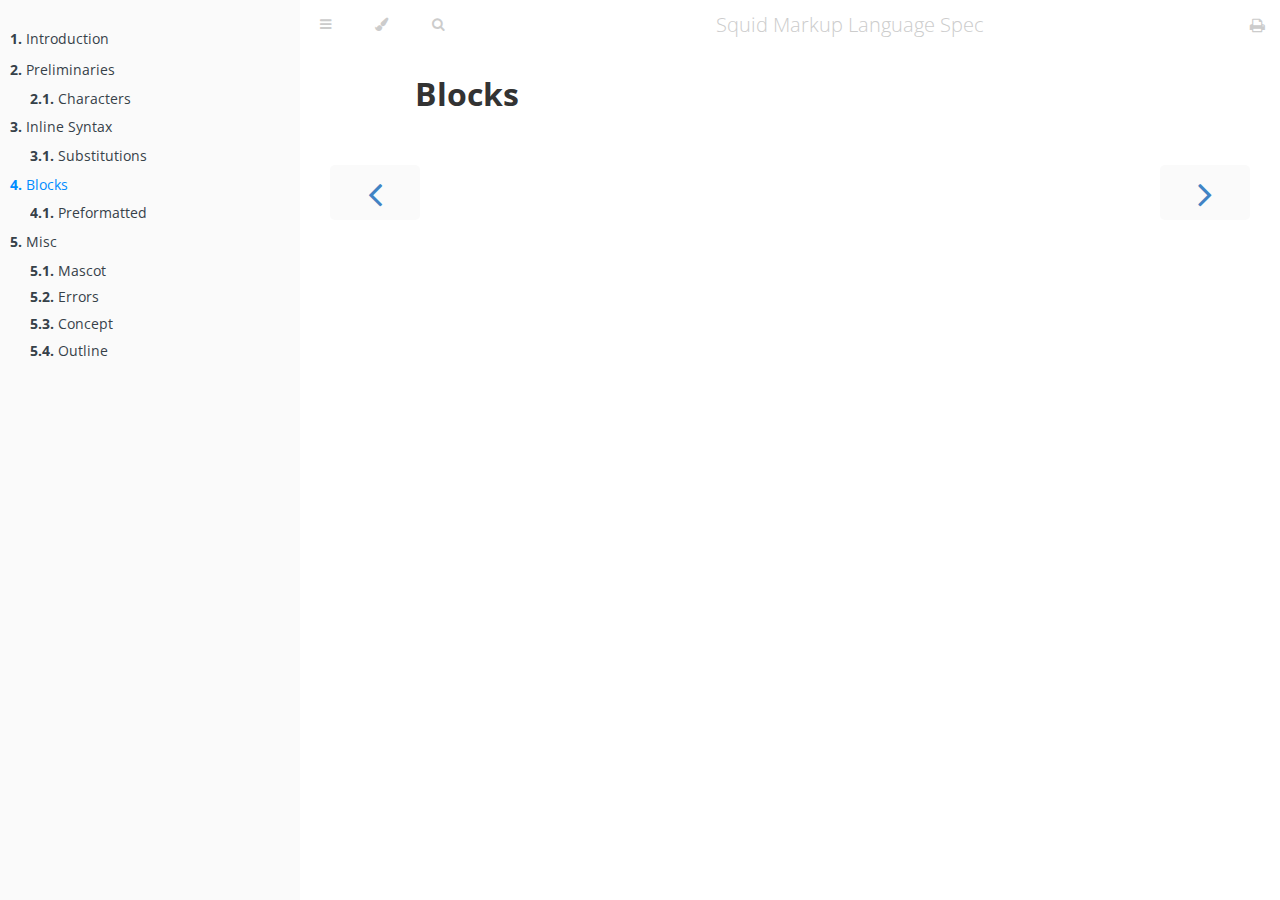
<file: spec/blocks.html>
<!DOCTYPE HTML>
<html lang="en" class="sidebar-visible no-js">
    <head>
        <!-- Book generated using mdBook -->
        <meta charset="UTF-8">
        <title>Blocks - Squid Markup Language Spec</title>
        <meta content="text/html; charset=utf-8" http-equiv="Content-Type">
        <meta name="description" content="">
        <meta name="viewport" content="width=device-width, initial-scale=1">
        <meta name="theme-color" content="#ffffff" />

        <base href="">

        <link rel="stylesheet" href="book.css">
        <link href="https://fonts.googleapis.com/css?family=Open+Sans:300italic,400italic,600italic,700italic,800italic,400,300,600,700,800" rel="stylesheet" type="text/css">
        <link href="https://fonts.googleapis.com/css?family=Source+Code+Pro:500" rel="stylesheet" type="text/css">

        <link rel="shortcut icon" href="favicon.png">

        <!-- Font Awesome -->
        <link rel="stylesheet" href="_FontAwesome/css/font-awesome.css">

        <link rel="stylesheet" href="highlight.css">
        <link rel="stylesheet" href="tomorrow-night.css">
        <link rel="stylesheet" href="ayu-highlight.css">

        <!-- Custom theme stylesheets -->
        

        

    </head>
    <body class="light">
        <!-- Work around some values being stored in localStorage wrapped in quotes -->
        <script type="text/javascript">
            try {
                var theme = localStorage.getItem('mdbook-theme');
                var sidebar = localStorage.getItem('mdbook-sidebar');

                if (theme.startsWith('"') && theme.endsWith('"')) {
                    localStorage.setItem('mdbook-theme', theme.slice(1, theme.length - 1));
                }

                if (sidebar.startsWith('"') && sidebar.endsWith('"')) {
                    localStorage.setItem('mdbook-sidebar', sidebar.slice(1, sidebar.length - 1));
                }
            } catch (e) { }
        </script>

        <!-- Set the theme before any content is loaded, prevents flash -->
        <script type="text/javascript">
            var theme;
            try { theme = localStorage.getItem('mdbook-theme'); } catch(e) { } 
            if (theme === null || theme === undefined) { theme = 'light'; }
            document.body.className = theme;
            document.querySelector('html').className = theme + ' js';
        </script>

        <!-- Hide / unhide sidebar before it is displayed -->
        <script type="text/javascript">
            var html = document.querySelector('html');
            var sidebar = 'hidden';
            if (document.body.clientWidth >= 1080) {
                try { sidebar = localStorage.getItem('mdbook-sidebar'); } catch(e) { }
                sidebar = sidebar || 'visible';
            }
            html.classList.remove('sidebar-visible');
            html.classList.add("sidebar-" + sidebar);
        </script>

        <nav id="sidebar" class="sidebar" aria-label="Table of contents">
            <ol class="chapter"><li><a href="introduction.html"><strong aria-hidden="true">1.</strong> Introduction</a></li><li><a href="preliminaries.html"><strong aria-hidden="true">2.</strong> Preliminaries</a></li><li><ol class="section"><li><a href="preliminaries/characters.html"><strong aria-hidden="true">2.1.</strong> Characters</a></li></ol></li><li><a href="inline.html"><strong aria-hidden="true">3.</strong> Inline Syntax</a></li><li><ol class="section"><li><a href="inline/substitutions.html"><strong aria-hidden="true">3.1.</strong> Substitutions</a></li></ol></li><li><a href="blocks.html" class="active"><strong aria-hidden="true">4.</strong> Blocks</a></li><li><ol class="section"><li><a href="blocks/preformatted.html"><strong aria-hidden="true">4.1.</strong> Preformatted</a></li></ol></li><li><a href="misc.html"><strong aria-hidden="true">5.</strong> Misc</a></li><li><ol class="section"><li><a href="misc/mascot.html"><strong aria-hidden="true">5.1.</strong> Mascot</a></li><li><a href="misc/errors.html"><strong aria-hidden="true">5.2.</strong> Errors</a></li><li><a href="misc/concept.html"><strong aria-hidden="true">5.3.</strong> Concept</a></li><li><a href="misc/outline.html"><strong aria-hidden="true">5.4.</strong> Outline</a></li></ol></li></ol>
        </nav>

        <div id="page-wrapper" class="page-wrapper">

            <div class="page">
                
                <div id="menu-bar" class="menu-bar">
                    <div id="menu-bar-sticky-container">
                        <div class="left-buttons">
                            <button id="sidebar-toggle" class="icon-button" type="button" title="Toggle Table of Contents" aria-label="Toggle Table of Contents" aria-controls="sidebar">
                                <i class="fa fa-bars"></i>
                            </button>
                            <button id="theme-toggle" class="icon-button" type="button" title="Change theme" aria-label="Change theme" aria-haspopup="true" aria-expanded="false" aria-controls="theme-list">
                                <i class="fa fa-paint-brush"></i>
                            </button>
                            <ul id="theme-list" class="theme-popup" aria-label="Themes" role="menu">
                                <li role="none"><button role="menuitem" class="theme" id="light">Light <span class="default">(default)</span></button></li>
                                <li role="none"><button role="menuitem" class="theme" id="rust">Rust</button></li>
                                <li role="none"><button role="menuitem" class="theme" id="coal">Coal</button></li>
                                <li role="none"><button role="menuitem" class="theme" id="navy">Navy</button></li>
                                <li role="none"><button role="menuitem" class="theme" id="ayu">Ayu</button></li>
                            </ul>
                            
                            <button id="search-toggle" class="icon-button" type="button" title="Search. (Shortkey: s)" aria-label="Toggle Searchbar" aria-expanded="false" aria-keyshortcuts="S" aria-controls="searchbar">
                                <i class="fa fa-search"></i>
                            </button>
                            
                        </div>

                        <h1 class="menu-title">Squid Markup Language Spec</h1> 

                        <div class="right-buttons">
                            <a href="print.html" title="Print this book" aria-label="Print this book">
                                <i id="print-button" class="fa fa-print"></i>
                            </a>
                        </div>
                    </div>
                </div>

                
                <div id="search-wrapper" class="hidden">
                    <form id="searchbar-outer" class="searchbar-outer">
                        <input type="search" name="search" id="searchbar" name="searchbar" placeholder="Search this book ..." aria-controls="searchresults-outer" aria-describedby="searchresults-header">
                    </form>
                    <div id="searchresults-outer" class="searchresults-outer hidden">
                        <div id="searchresults-header" class="searchresults-header"></div>
                        <ul id="searchresults">
                        </ul>
                    </div>
                </div>
                

                <!-- Apply ARIA attributes after the sidebar and the sidebar toggle button are added to the DOM -->
                <script type="text/javascript">
                    document.getElementById('sidebar-toggle').setAttribute('aria-expanded', sidebar === 'visible');
                    document.getElementById('sidebar').setAttribute('aria-hidden', sidebar !== 'visible');
                    Array.from(document.querySelectorAll('#sidebar a')).forEach(function(link) {
                        link.setAttribute('tabIndex', sidebar === 'visible' ? 0 : -1);
                    });
                </script>

                <div id="content" class="content">
                    <main>
                        <a class="header" href="blocks.html#blocks" id="blocks"><h1>Blocks</h1></a>

                    </main>

                    <nav class="nav-wrapper" aria-label="Page navigation">
                        <!-- Mobile navigation buttons -->
                        
                            <a rel="prev" href="inline/substitutions.html" class="mobile-nav-chapters previous" title="Previous chapter" aria-label="Previous chapter" aria-keyshortcuts="Left">
                                <i class="fa fa-angle-left"></i>
                            </a>
                        

                        
                            <a rel="next" href="blocks/preformatted.html" class="mobile-nav-chapters next" title="Next chapter" aria-label="Next chapter" aria-keyshortcuts="Right">
                                <i class="fa fa-angle-right"></i>
                            </a>
                        

                        <div style="clear: both"></div>
                    </nav>
                </div>
            </div>

            <nav class="nav-wide-wrapper" aria-label="Page navigation">
                
                    <a href="inline/substitutions.html" class="nav-chapters previous" title="Previous chapter" aria-label="Previous chapter" aria-keyshortcuts="Left">
                        <i class="fa fa-angle-left"></i>
                    </a>
                

                
                    <a href="blocks/preformatted.html" class="nav-chapters next" title="Next chapter" aria-label="Next chapter" aria-keyshortcuts="Right">
                        <i class="fa fa-angle-right"></i>
                    </a>
                
            </nav>

        </div>

        

        

        

        

        
        <script src="searchindex.js" type="text/javascript" charset="utf-8"></script>
        
        
        <script src="elasticlunr.min.js" type="text/javascript" charset="utf-8"></script>
        <script src="mark.min.js" type="text/javascript" charset="utf-8"></script>
        <script src="searcher.js" type="text/javascript" charset="utf-8"></script>
        

        <script src="clipboard.min.js" type="text/javascript" charset="utf-8"></script>
        <script src="highlight.js" type="text/javascript" charset="utf-8"></script>
        <script src="book.js" type="text/javascript" charset="utf-8"></script>

        <!-- Custom JS scripts -->
        

    </body>
</html>
</file>
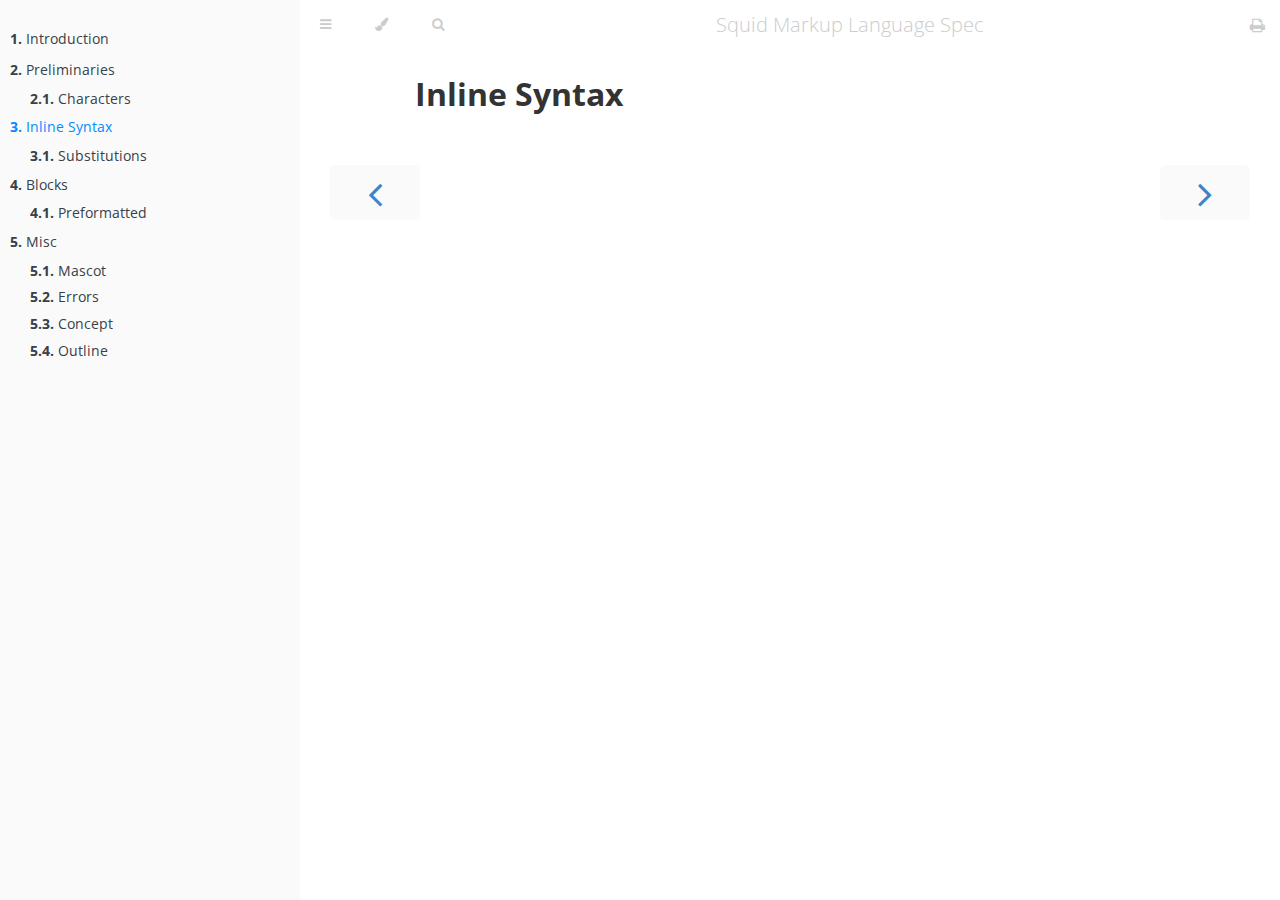
<file: spec/inline.html>
<!DOCTYPE HTML>
<html lang="en" class="sidebar-visible no-js">
    <head>
        <!-- Book generated using mdBook -->
        <meta charset="UTF-8">
        <title>Inline Syntax - Squid Markup Language Spec</title>
        <meta content="text/html; charset=utf-8" http-equiv="Content-Type">
        <meta name="description" content="">
        <meta name="viewport" content="width=device-width, initial-scale=1">
        <meta name="theme-color" content="#ffffff" />

        <base href="">

        <link rel="stylesheet" href="book.css">
        <link href="https://fonts.googleapis.com/css?family=Open+Sans:300italic,400italic,600italic,700italic,800italic,400,300,600,700,800" rel="stylesheet" type="text/css">
        <link href="https://fonts.googleapis.com/css?family=Source+Code+Pro:500" rel="stylesheet" type="text/css">

        <link rel="shortcut icon" href="favicon.png">

        <!-- Font Awesome -->
        <link rel="stylesheet" href="_FontAwesome/css/font-awesome.css">

        <link rel="stylesheet" href="highlight.css">
        <link rel="stylesheet" href="tomorrow-night.css">
        <link rel="stylesheet" href="ayu-highlight.css">

        <!-- Custom theme stylesheets -->
        

        

    </head>
    <body class="light">
        <!-- Work around some values being stored in localStorage wrapped in quotes -->
        <script type="text/javascript">
            try {
                var theme = localStorage.getItem('mdbook-theme');
                var sidebar = localStorage.getItem('mdbook-sidebar');

                if (theme.startsWith('"') && theme.endsWith('"')) {
                    localStorage.setItem('mdbook-theme', theme.slice(1, theme.length - 1));
                }

                if (sidebar.startsWith('"') && sidebar.endsWith('"')) {
                    localStorage.setItem('mdbook-sidebar', sidebar.slice(1, sidebar.length - 1));
                }
            } catch (e) { }
        </script>

        <!-- Set the theme before any content is loaded, prevents flash -->
        <script type="text/javascript">
            var theme;
            try { theme = localStorage.getItem('mdbook-theme'); } catch(e) { } 
            if (theme === null || theme === undefined) { theme = 'light'; }
            document.body.className = theme;
            document.querySelector('html').className = theme + ' js';
        </script>

        <!-- Hide / unhide sidebar before it is displayed -->
        <script type="text/javascript">
            var html = document.querySelector('html');
            var sidebar = 'hidden';
            if (document.body.clientWidth >= 1080) {
                try { sidebar = localStorage.getItem('mdbook-sidebar'); } catch(e) { }
                sidebar = sidebar || 'visible';
            }
            html.classList.remove('sidebar-visible');
            html.classList.add("sidebar-" + sidebar);
        </script>

        <nav id="sidebar" class="sidebar" aria-label="Table of contents">
            <ol class="chapter"><li><a href="introduction.html"><strong aria-hidden="true">1.</strong> Introduction</a></li><li><a href="preliminaries.html"><strong aria-hidden="true">2.</strong> Preliminaries</a></li><li><ol class="section"><li><a href="preliminaries/characters.html"><strong aria-hidden="true">2.1.</strong> Characters</a></li></ol></li><li><a href="inline.html" class="active"><strong aria-hidden="true">3.</strong> Inline Syntax</a></li><li><ol class="section"><li><a href="inline/substitutions.html"><strong aria-hidden="true">3.1.</strong> Substitutions</a></li></ol></li><li><a href="blocks.html"><strong aria-hidden="true">4.</strong> Blocks</a></li><li><ol class="section"><li><a href="blocks/preformatted.html"><strong aria-hidden="true">4.1.</strong> Preformatted</a></li></ol></li><li><a href="misc.html"><strong aria-hidden="true">5.</strong> Misc</a></li><li><ol class="section"><li><a href="misc/mascot.html"><strong aria-hidden="true">5.1.</strong> Mascot</a></li><li><a href="misc/errors.html"><strong aria-hidden="true">5.2.</strong> Errors</a></li><li><a href="misc/concept.html"><strong aria-hidden="true">5.3.</strong> Concept</a></li><li><a href="misc/outline.html"><strong aria-hidden="true">5.4.</strong> Outline</a></li></ol></li></ol>
        </nav>

        <div id="page-wrapper" class="page-wrapper">

            <div class="page">
                
                <div id="menu-bar" class="menu-bar">
                    <div id="menu-bar-sticky-container">
                        <div class="left-buttons">
                            <button id="sidebar-toggle" class="icon-button" type="button" title="Toggle Table of Contents" aria-label="Toggle Table of Contents" aria-controls="sidebar">
                                <i class="fa fa-bars"></i>
                            </button>
                            <button id="theme-toggle" class="icon-button" type="button" title="Change theme" aria-label="Change theme" aria-haspopup="true" aria-expanded="false" aria-controls="theme-list">
                                <i class="fa fa-paint-brush"></i>
                            </button>
                            <ul id="theme-list" class="theme-popup" aria-label="Themes" role="menu">
                                <li role="none"><button role="menuitem" class="theme" id="light">Light <span class="default">(default)</span></button></li>
                                <li role="none"><button role="menuitem" class="theme" id="rust">Rust</button></li>
                                <li role="none"><button role="menuitem" class="theme" id="coal">Coal</button></li>
                                <li role="none"><button role="menuitem" class="theme" id="navy">Navy</button></li>
                                <li role="none"><button role="menuitem" class="theme" id="ayu">Ayu</button></li>
                            </ul>
                            
                            <button id="search-toggle" class="icon-button" type="button" title="Search. (Shortkey: s)" aria-label="Toggle Searchbar" aria-expanded="false" aria-keyshortcuts="S" aria-controls="searchbar">
                                <i class="fa fa-search"></i>
                            </button>
                            
                        </div>

                        <h1 class="menu-title">Squid Markup Language Spec</h1> 

                        <div class="right-buttons">
                            <a href="print.html" title="Print this book" aria-label="Print this book">
                                <i id="print-button" class="fa fa-print"></i>
                            </a>
                        </div>
                    </div>
                </div>

                
                <div id="search-wrapper" class="hidden">
                    <form id="searchbar-outer" class="searchbar-outer">
                        <input type="search" name="search" id="searchbar" name="searchbar" placeholder="Search this book ..." aria-controls="searchresults-outer" aria-describedby="searchresults-header">
                    </form>
                    <div id="searchresults-outer" class="searchresults-outer hidden">
                        <div id="searchresults-header" class="searchresults-header"></div>
                        <ul id="searchresults">
                        </ul>
                    </div>
                </div>
                

                <!-- Apply ARIA attributes after the sidebar and the sidebar toggle button are added to the DOM -->
                <script type="text/javascript">
                    document.getElementById('sidebar-toggle').setAttribute('aria-expanded', sidebar === 'visible');
                    document.getElementById('sidebar').setAttribute('aria-hidden', sidebar !== 'visible');
                    Array.from(document.querySelectorAll('#sidebar a')).forEach(function(link) {
                        link.setAttribute('tabIndex', sidebar === 'visible' ? 0 : -1);
                    });
                </script>

                <div id="content" class="content">
                    <main>
                        <a class="header" href="inline.html#inline-syntax" id="inline-syntax"><h1>Inline Syntax</h1></a>

                    </main>

                    <nav class="nav-wrapper" aria-label="Page navigation">
                        <!-- Mobile navigation buttons -->
                        
                            <a rel="prev" href="preliminaries/characters.html" class="mobile-nav-chapters previous" title="Previous chapter" aria-label="Previous chapter" aria-keyshortcuts="Left">
                                <i class="fa fa-angle-left"></i>
                            </a>
                        

                        
                            <a rel="next" href="inline/substitutions.html" class="mobile-nav-chapters next" title="Next chapter" aria-label="Next chapter" aria-keyshortcuts="Right">
                                <i class="fa fa-angle-right"></i>
                            </a>
                        

                        <div style="clear: both"></div>
                    </nav>
                </div>
            </div>

            <nav class="nav-wide-wrapper" aria-label="Page navigation">
                
                    <a href="preliminaries/characters.html" class="nav-chapters previous" title="Previous chapter" aria-label="Previous chapter" aria-keyshortcuts="Left">
                        <i class="fa fa-angle-left"></i>
                    </a>
                

                
                    <a href="inline/substitutions.html" class="nav-chapters next" title="Next chapter" aria-label="Next chapter" aria-keyshortcuts="Right">
                        <i class="fa fa-angle-right"></i>
                    </a>
                
            </nav>

        </div>

        

        

        

        

        
        <script src="searchindex.js" type="text/javascript" charset="utf-8"></script>
        
        
        <script src="elasticlunr.min.js" type="text/javascript" charset="utf-8"></script>
        <script src="mark.min.js" type="text/javascript" charset="utf-8"></script>
        <script src="searcher.js" type="text/javascript" charset="utf-8"></script>
        

        <script src="clipboard.min.js" type="text/javascript" charset="utf-8"></script>
        <script src="highlight.js" type="text/javascript" charset="utf-8"></script>
        <script src="book.js" type="text/javascript" charset="utf-8"></script>

        <!-- Custom JS scripts -->
        

    </body>
</html>
</file>
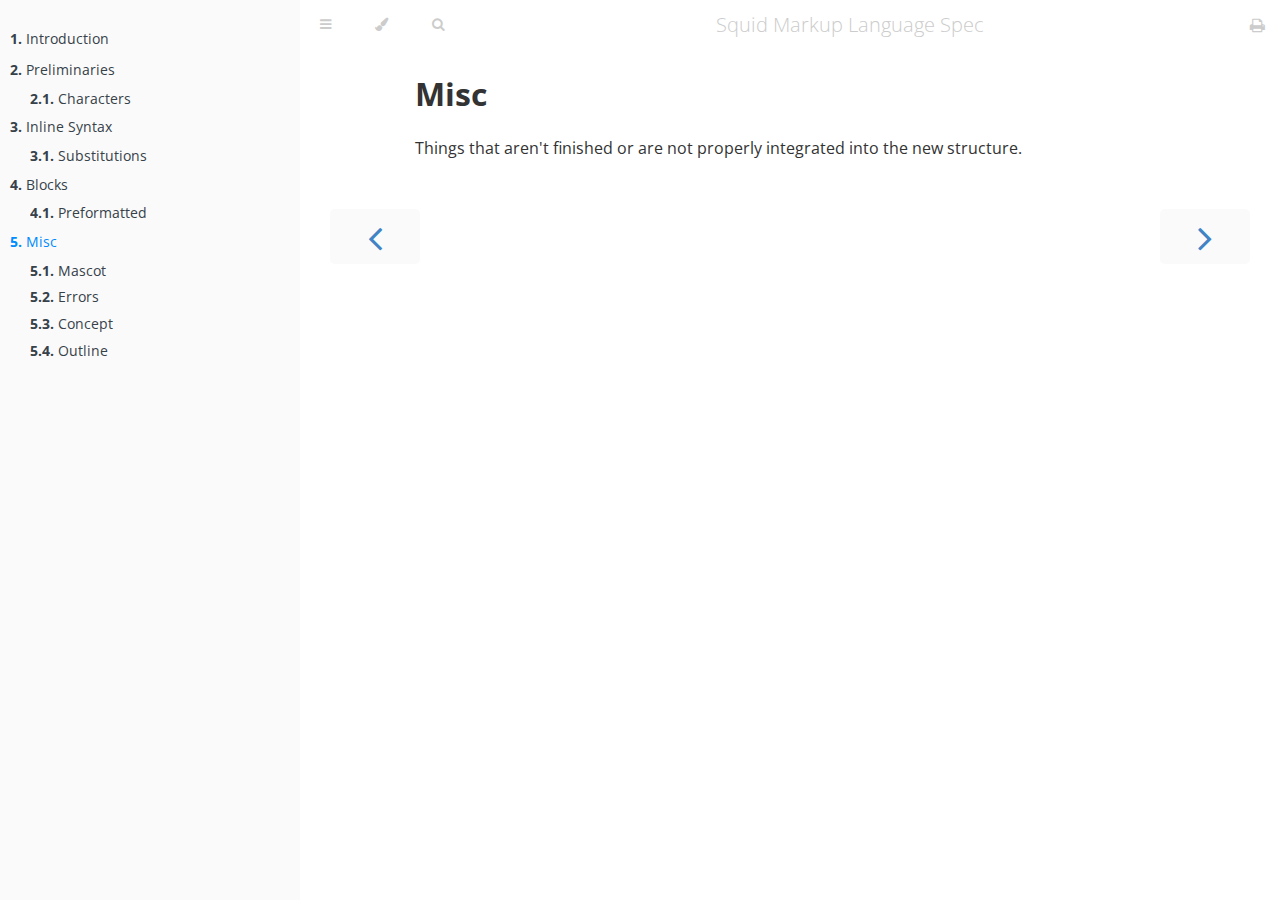
<file: spec/misc.html>
<!DOCTYPE HTML>
<html lang="en" class="sidebar-visible no-js">
    <head>
        <!-- Book generated using mdBook -->
        <meta charset="UTF-8">
        <title>Misc - Squid Markup Language Spec</title>
        <meta content="text/html; charset=utf-8" http-equiv="Content-Type">
        <meta name="description" content="">
        <meta name="viewport" content="width=device-width, initial-scale=1">
        <meta name="theme-color" content="#ffffff" />

        <base href="">

        <link rel="stylesheet" href="book.css">
        <link href="https://fonts.googleapis.com/css?family=Open+Sans:300italic,400italic,600italic,700italic,800italic,400,300,600,700,800" rel="stylesheet" type="text/css">
        <link href="https://fonts.googleapis.com/css?family=Source+Code+Pro:500" rel="stylesheet" type="text/css">

        <link rel="shortcut icon" href="favicon.png">

        <!-- Font Awesome -->
        <link rel="stylesheet" href="_FontAwesome/css/font-awesome.css">

        <link rel="stylesheet" href="highlight.css">
        <link rel="stylesheet" href="tomorrow-night.css">
        <link rel="stylesheet" href="ayu-highlight.css">

        <!-- Custom theme stylesheets -->
        

        

    </head>
    <body class="light">
        <!-- Work around some values being stored in localStorage wrapped in quotes -->
        <script type="text/javascript">
            try {
                var theme = localStorage.getItem('mdbook-theme');
                var sidebar = localStorage.getItem('mdbook-sidebar');

                if (theme.startsWith('"') && theme.endsWith('"')) {
                    localStorage.setItem('mdbook-theme', theme.slice(1, theme.length - 1));
                }

                if (sidebar.startsWith('"') && sidebar.endsWith('"')) {
                    localStorage.setItem('mdbook-sidebar', sidebar.slice(1, sidebar.length - 1));
                }
            } catch (e) { }
        </script>

        <!-- Set the theme before any content is loaded, prevents flash -->
        <script type="text/javascript">
            var theme;
            try { theme = localStorage.getItem('mdbook-theme'); } catch(e) { } 
            if (theme === null || theme === undefined) { theme = 'light'; }
            document.body.className = theme;
            document.querySelector('html').className = theme + ' js';
        </script>

        <!-- Hide / unhide sidebar before it is displayed -->
        <script type="text/javascript">
            var html = document.querySelector('html');
            var sidebar = 'hidden';
            if (document.body.clientWidth >= 1080) {
                try { sidebar = localStorage.getItem('mdbook-sidebar'); } catch(e) { }
                sidebar = sidebar || 'visible';
            }
            html.classList.remove('sidebar-visible');
            html.classList.add("sidebar-" + sidebar);
        </script>

        <nav id="sidebar" class="sidebar" aria-label="Table of contents">
            <ol class="chapter"><li><a href="introduction.html"><strong aria-hidden="true">1.</strong> Introduction</a></li><li><a href="preliminaries.html"><strong aria-hidden="true">2.</strong> Preliminaries</a></li><li><ol class="section"><li><a href="preliminaries/characters.html"><strong aria-hidden="true">2.1.</strong> Characters</a></li></ol></li><li><a href="inline.html"><strong aria-hidden="true">3.</strong> Inline Syntax</a></li><li><ol class="section"><li><a href="inline/substitutions.html"><strong aria-hidden="true">3.1.</strong> Substitutions</a></li></ol></li><li><a href="blocks.html"><strong aria-hidden="true">4.</strong> Blocks</a></li><li><ol class="section"><li><a href="blocks/preformatted.html"><strong aria-hidden="true">4.1.</strong> Preformatted</a></li></ol></li><li><a href="misc.html" class="active"><strong aria-hidden="true">5.</strong> Misc</a></li><li><ol class="section"><li><a href="misc/mascot.html"><strong aria-hidden="true">5.1.</strong> Mascot</a></li><li><a href="misc/errors.html"><strong aria-hidden="true">5.2.</strong> Errors</a></li><li><a href="misc/concept.html"><strong aria-hidden="true">5.3.</strong> Concept</a></li><li><a href="misc/outline.html"><strong aria-hidden="true">5.4.</strong> Outline</a></li></ol></li></ol>
        </nav>

        <div id="page-wrapper" class="page-wrapper">

            <div class="page">
                
                <div id="menu-bar" class="menu-bar">
                    <div id="menu-bar-sticky-container">
                        <div class="left-buttons">
                            <button id="sidebar-toggle" class="icon-button" type="button" title="Toggle Table of Contents" aria-label="Toggle Table of Contents" aria-controls="sidebar">
                                <i class="fa fa-bars"></i>
                            </button>
                            <button id="theme-toggle" class="icon-button" type="button" title="Change theme" aria-label="Change theme" aria-haspopup="true" aria-expanded="false" aria-controls="theme-list">
                                <i class="fa fa-paint-brush"></i>
                            </button>
                            <ul id="theme-list" class="theme-popup" aria-label="Themes" role="menu">
                                <li role="none"><button role="menuitem" class="theme" id="light">Light <span class="default">(default)</span></button></li>
                                <li role="none"><button role="menuitem" class="theme" id="rust">Rust</button></li>
                                <li role="none"><button role="menuitem" class="theme" id="coal">Coal</button></li>
                                <li role="none"><button role="menuitem" class="theme" id="navy">Navy</button></li>
                                <li role="none"><button role="menuitem" class="theme" id="ayu">Ayu</button></li>
                            </ul>
                            
                            <button id="search-toggle" class="icon-button" type="button" title="Search. (Shortkey: s)" aria-label="Toggle Searchbar" aria-expanded="false" aria-keyshortcuts="S" aria-controls="searchbar">
                                <i class="fa fa-search"></i>
                            </button>
                            
                        </div>

                        <h1 class="menu-title">Squid Markup Language Spec</h1> 

                        <div class="right-buttons">
                            <a href="print.html" title="Print this book" aria-label="Print this book">
                                <i id="print-button" class="fa fa-print"></i>
                            </a>
                        </div>
                    </div>
                </div>

                
                <div id="search-wrapper" class="hidden">
                    <form id="searchbar-outer" class="searchbar-outer">
                        <input type="search" name="search" id="searchbar" name="searchbar" placeholder="Search this book ..." aria-controls="searchresults-outer" aria-describedby="searchresults-header">
                    </form>
                    <div id="searchresults-outer" class="searchresults-outer hidden">
                        <div id="searchresults-header" class="searchresults-header"></div>
                        <ul id="searchresults">
                        </ul>
                    </div>
                </div>
                

                <!-- Apply ARIA attributes after the sidebar and the sidebar toggle button are added to the DOM -->
                <script type="text/javascript">
                    document.getElementById('sidebar-toggle').setAttribute('aria-expanded', sidebar === 'visible');
                    document.getElementById('sidebar').setAttribute('aria-hidden', sidebar !== 'visible');
                    Array.from(document.querySelectorAll('#sidebar a')).forEach(function(link) {
                        link.setAttribute('tabIndex', sidebar === 'visible' ? 0 : -1);
                    });
                </script>

                <div id="content" class="content">
                    <main>
                        <a class="header" href="misc.html#misc" id="misc"><h1>Misc</h1></a>
<p>Things that aren't finished or are not properly integrated into the new structure.</p>

                    </main>

                    <nav class="nav-wrapper" aria-label="Page navigation">
                        <!-- Mobile navigation buttons -->
                        
                            <a rel="prev" href="blocks/preformatted.html" class="mobile-nav-chapters previous" title="Previous chapter" aria-label="Previous chapter" aria-keyshortcuts="Left">
                                <i class="fa fa-angle-left"></i>
                            </a>
                        

                        
                            <a rel="next" href="misc/mascot.html" class="mobile-nav-chapters next" title="Next chapter" aria-label="Next chapter" aria-keyshortcuts="Right">
                                <i class="fa fa-angle-right"></i>
                            </a>
                        

                        <div style="clear: both"></div>
                    </nav>
                </div>
            </div>

            <nav class="nav-wide-wrapper" aria-label="Page navigation">
                
                    <a href="blocks/preformatted.html" class="nav-chapters previous" title="Previous chapter" aria-label="Previous chapter" aria-keyshortcuts="Left">
                        <i class="fa fa-angle-left"></i>
                    </a>
                

                
                    <a href="misc/mascot.html" class="nav-chapters next" title="Next chapter" aria-label="Next chapter" aria-keyshortcuts="Right">
                        <i class="fa fa-angle-right"></i>
                    </a>
                
            </nav>

        </div>

        

        

        

        

        
        <script src="searchindex.js" type="text/javascript" charset="utf-8"></script>
        
        
        <script src="elasticlunr.min.js" type="text/javascript" charset="utf-8"></script>
        <script src="mark.min.js" type="text/javascript" charset="utf-8"></script>
        <script src="searcher.js" type="text/javascript" charset="utf-8"></script>
        

        <script src="clipboard.min.js" type="text/javascript" charset="utf-8"></script>
        <script src="highlight.js" type="text/javascript" charset="utf-8"></script>
        <script src="book.js" type="text/javascript" charset="utf-8"></script>

        <!-- Custom JS scripts -->
        

    </body>
</html>
</file>
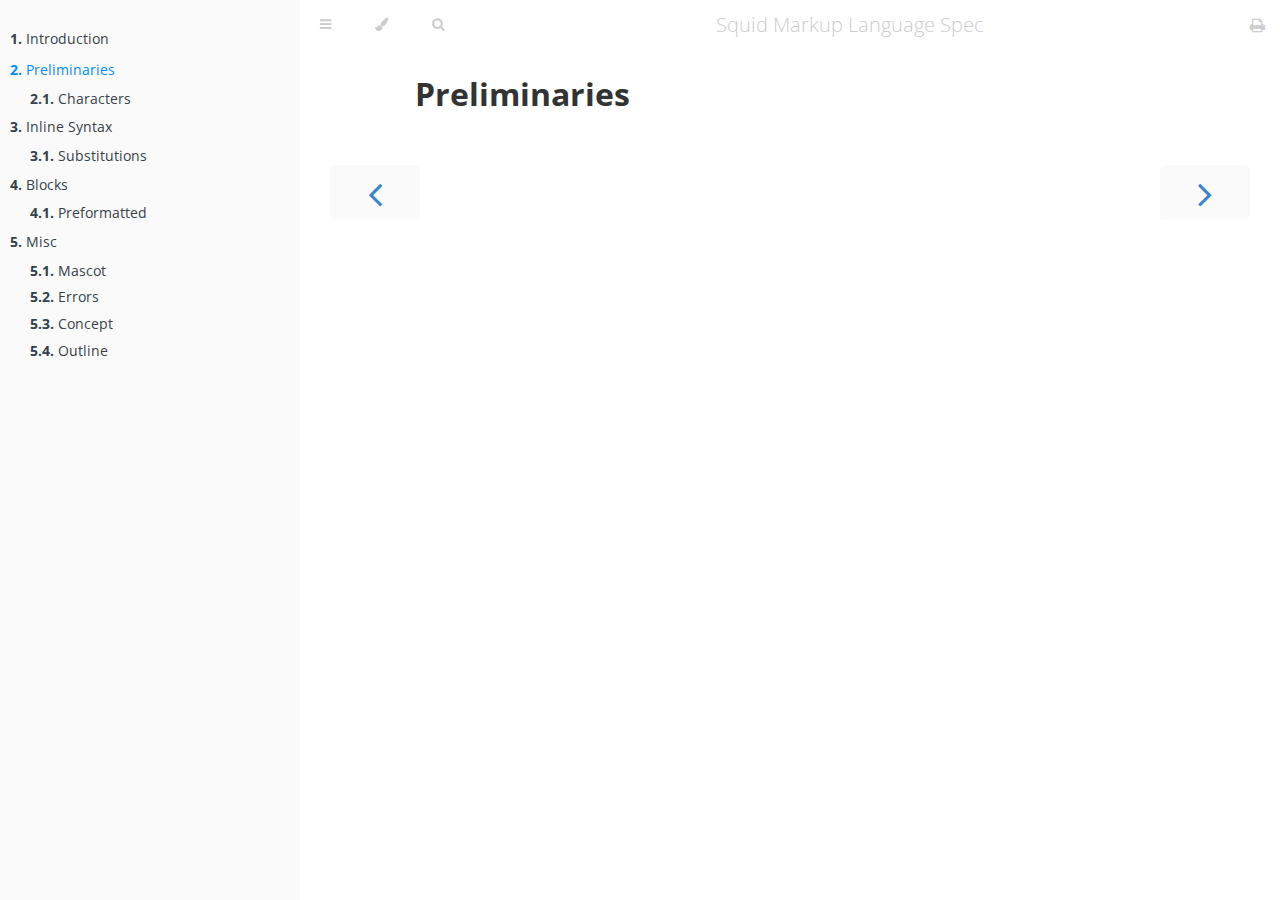
<file: spec/preliminaries.html>
<!DOCTYPE HTML>
<html lang="en" class="sidebar-visible no-js">
    <head>
        <!-- Book generated using mdBook -->
        <meta charset="UTF-8">
        <title>Preliminaries - Squid Markup Language Spec</title>
        <meta content="text/html; charset=utf-8" http-equiv="Content-Type">
        <meta name="description" content="">
        <meta name="viewport" content="width=device-width, initial-scale=1">
        <meta name="theme-color" content="#ffffff" />

        <base href="">

        <link rel="stylesheet" href="book.css">
        <link href="https://fonts.googleapis.com/css?family=Open+Sans:300italic,400italic,600italic,700italic,800italic,400,300,600,700,800" rel="stylesheet" type="text/css">
        <link href="https://fonts.googleapis.com/css?family=Source+Code+Pro:500" rel="stylesheet" type="text/css">

        <link rel="shortcut icon" href="favicon.png">

        <!-- Font Awesome -->
        <link rel="stylesheet" href="_FontAwesome/css/font-awesome.css">

        <link rel="stylesheet" href="highlight.css">
        <link rel="stylesheet" href="tomorrow-night.css">
        <link rel="stylesheet" href="ayu-highlight.css">

        <!-- Custom theme stylesheets -->
        

        

    </head>
    <body class="light">
        <!-- Work around some values being stored in localStorage wrapped in quotes -->
        <script type="text/javascript">
            try {
                var theme = localStorage.getItem('mdbook-theme');
                var sidebar = localStorage.getItem('mdbook-sidebar');

                if (theme.startsWith('"') && theme.endsWith('"')) {
                    localStorage.setItem('mdbook-theme', theme.slice(1, theme.length - 1));
                }

                if (sidebar.startsWith('"') && sidebar.endsWith('"')) {
                    localStorage.setItem('mdbook-sidebar', sidebar.slice(1, sidebar.length - 1));
                }
            } catch (e) { }
        </script>

        <!-- Set the theme before any content is loaded, prevents flash -->
        <script type="text/javascript">
            var theme;
            try { theme = localStorage.getItem('mdbook-theme'); } catch(e) { } 
            if (theme === null || theme === undefined) { theme = 'light'; }
            document.body.className = theme;
            document.querySelector('html').className = theme + ' js';
        </script>

        <!-- Hide / unhide sidebar before it is displayed -->
        <script type="text/javascript">
            var html = document.querySelector('html');
            var sidebar = 'hidden';
            if (document.body.clientWidth >= 1080) {
                try { sidebar = localStorage.getItem('mdbook-sidebar'); } catch(e) { }
                sidebar = sidebar || 'visible';
            }
            html.classList.remove('sidebar-visible');
            html.classList.add("sidebar-" + sidebar);
        </script>

        <nav id="sidebar" class="sidebar" aria-label="Table of contents">
            <ol class="chapter"><li><a href="introduction.html"><strong aria-hidden="true">1.</strong> Introduction</a></li><li><a href="preliminaries.html" class="active"><strong aria-hidden="true">2.</strong> Preliminaries</a></li><li><ol class="section"><li><a href="preliminaries/characters.html"><strong aria-hidden="true">2.1.</strong> Characters</a></li></ol></li><li><a href="inline.html"><strong aria-hidden="true">3.</strong> Inline Syntax</a></li><li><ol class="section"><li><a href="inline/substitutions.html"><strong aria-hidden="true">3.1.</strong> Substitutions</a></li></ol></li><li><a href="blocks.html"><strong aria-hidden="true">4.</strong> Blocks</a></li><li><ol class="section"><li><a href="blocks/preformatted.html"><strong aria-hidden="true">4.1.</strong> Preformatted</a></li></ol></li><li><a href="misc.html"><strong aria-hidden="true">5.</strong> Misc</a></li><li><ol class="section"><li><a href="misc/mascot.html"><strong aria-hidden="true">5.1.</strong> Mascot</a></li><li><a href="misc/errors.html"><strong aria-hidden="true">5.2.</strong> Errors</a></li><li><a href="misc/concept.html"><strong aria-hidden="true">5.3.</strong> Concept</a></li><li><a href="misc/outline.html"><strong aria-hidden="true">5.4.</strong> Outline</a></li></ol></li></ol>
        </nav>

        <div id="page-wrapper" class="page-wrapper">

            <div class="page">
                
                <div id="menu-bar" class="menu-bar">
                    <div id="menu-bar-sticky-container">
                        <div class="left-buttons">
                            <button id="sidebar-toggle" class="icon-button" type="button" title="Toggle Table of Contents" aria-label="Toggle Table of Contents" aria-controls="sidebar">
                                <i class="fa fa-bars"></i>
                            </button>
                            <button id="theme-toggle" class="icon-button" type="button" title="Change theme" aria-label="Change theme" aria-haspopup="true" aria-expanded="false" aria-controls="theme-list">
                                <i class="fa fa-paint-brush"></i>
                            </button>
                            <ul id="theme-list" class="theme-popup" aria-label="Themes" role="menu">
                                <li role="none"><button role="menuitem" class="theme" id="light">Light <span class="default">(default)</span></button></li>
                                <li role="none"><button role="menuitem" class="theme" id="rust">Rust</button></li>
                                <li role="none"><button role="menuitem" class="theme" id="coal">Coal</button></li>
                                <li role="none"><button role="menuitem" class="theme" id="navy">Navy</button></li>
                                <li role="none"><button role="menuitem" class="theme" id="ayu">Ayu</button></li>
                            </ul>
                            
                            <button id="search-toggle" class="icon-button" type="button" title="Search. (Shortkey: s)" aria-label="Toggle Searchbar" aria-expanded="false" aria-keyshortcuts="S" aria-controls="searchbar">
                                <i class="fa fa-search"></i>
                            </button>
                            
                        </div>

                        <h1 class="menu-title">Squid Markup Language Spec</h1> 

                        <div class="right-buttons">
                            <a href="print.html" title="Print this book" aria-label="Print this book">
                                <i id="print-button" class="fa fa-print"></i>
                            </a>
                        </div>
                    </div>
                </div>

                
                <div id="search-wrapper" class="hidden">
                    <form id="searchbar-outer" class="searchbar-outer">
                        <input type="search" name="search" id="searchbar" name="searchbar" placeholder="Search this book ..." aria-controls="searchresults-outer" aria-describedby="searchresults-header">
                    </form>
                    <div id="searchresults-outer" class="searchresults-outer hidden">
                        <div id="searchresults-header" class="searchresults-header"></div>
                        <ul id="searchresults">
                        </ul>
                    </div>
                </div>
                

                <!-- Apply ARIA attributes after the sidebar and the sidebar toggle button are added to the DOM -->
                <script type="text/javascript">
                    document.getElementById('sidebar-toggle').setAttribute('aria-expanded', sidebar === 'visible');
                    document.getElementById('sidebar').setAttribute('aria-hidden', sidebar !== 'visible');
                    Array.from(document.querySelectorAll('#sidebar a')).forEach(function(link) {
                        link.setAttribute('tabIndex', sidebar === 'visible' ? 0 : -1);
                    });
                </script>

                <div id="content" class="content">
                    <main>
                        <a class="header" href="preliminaries.html#preliminaries" id="preliminaries"><h1>Preliminaries</h1></a>

                    </main>

                    <nav class="nav-wrapper" aria-label="Page navigation">
                        <!-- Mobile navigation buttons -->
                        
                            <a rel="prev" href="introduction.html" class="mobile-nav-chapters previous" title="Previous chapter" aria-label="Previous chapter" aria-keyshortcuts="Left">
                                <i class="fa fa-angle-left"></i>
                            </a>
                        

                        
                            <a rel="next" href="preliminaries/characters.html" class="mobile-nav-chapters next" title="Next chapter" aria-label="Next chapter" aria-keyshortcuts="Right">
                                <i class="fa fa-angle-right"></i>
                            </a>
                        

                        <div style="clear: both"></div>
                    </nav>
                </div>
            </div>

            <nav class="nav-wide-wrapper" aria-label="Page navigation">
                
                    <a href="introduction.html" class="nav-chapters previous" title="Previous chapter" aria-label="Previous chapter" aria-keyshortcuts="Left">
                        <i class="fa fa-angle-left"></i>
                    </a>
                

                
                    <a href="preliminaries/characters.html" class="nav-chapters next" title="Next chapter" aria-label="Next chapter" aria-keyshortcuts="Right">
                        <i class="fa fa-angle-right"></i>
                    </a>
                
            </nav>

        </div>

        

        

        

        

        
        <script src="searchindex.js" type="text/javascript" charset="utf-8"></script>
        
        
        <script src="elasticlunr.min.js" type="text/javascript" charset="utf-8"></script>
        <script src="mark.min.js" type="text/javascript" charset="utf-8"></script>
        <script src="searcher.js" type="text/javascript" charset="utf-8"></script>
        

        <script src="clipboard.min.js" type="text/javascript" charset="utf-8"></script>
        <script src="highlight.js" type="text/javascript" charset="utf-8"></script>
        <script src="book.js" type="text/javascript" charset="utf-8"></script>

        <!-- Custom JS scripts -->
        

    </body>
</html>
</file>
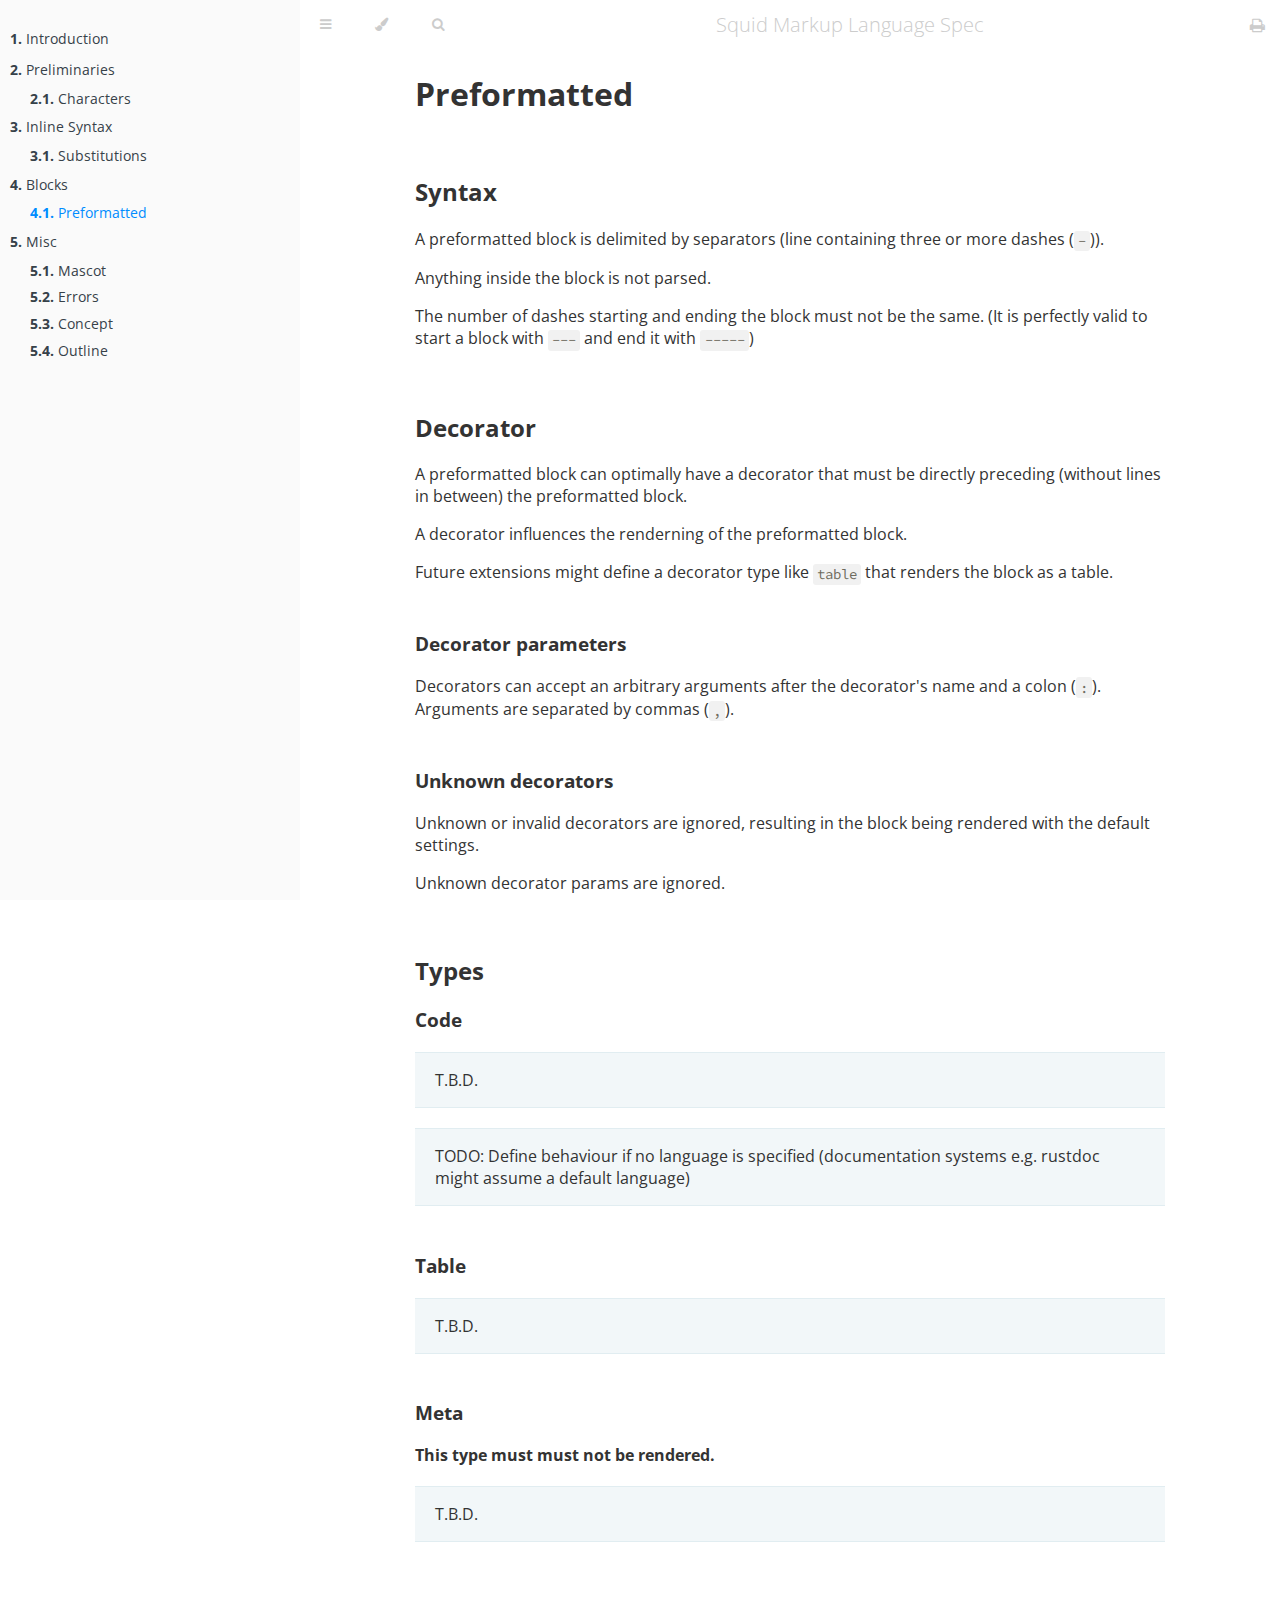
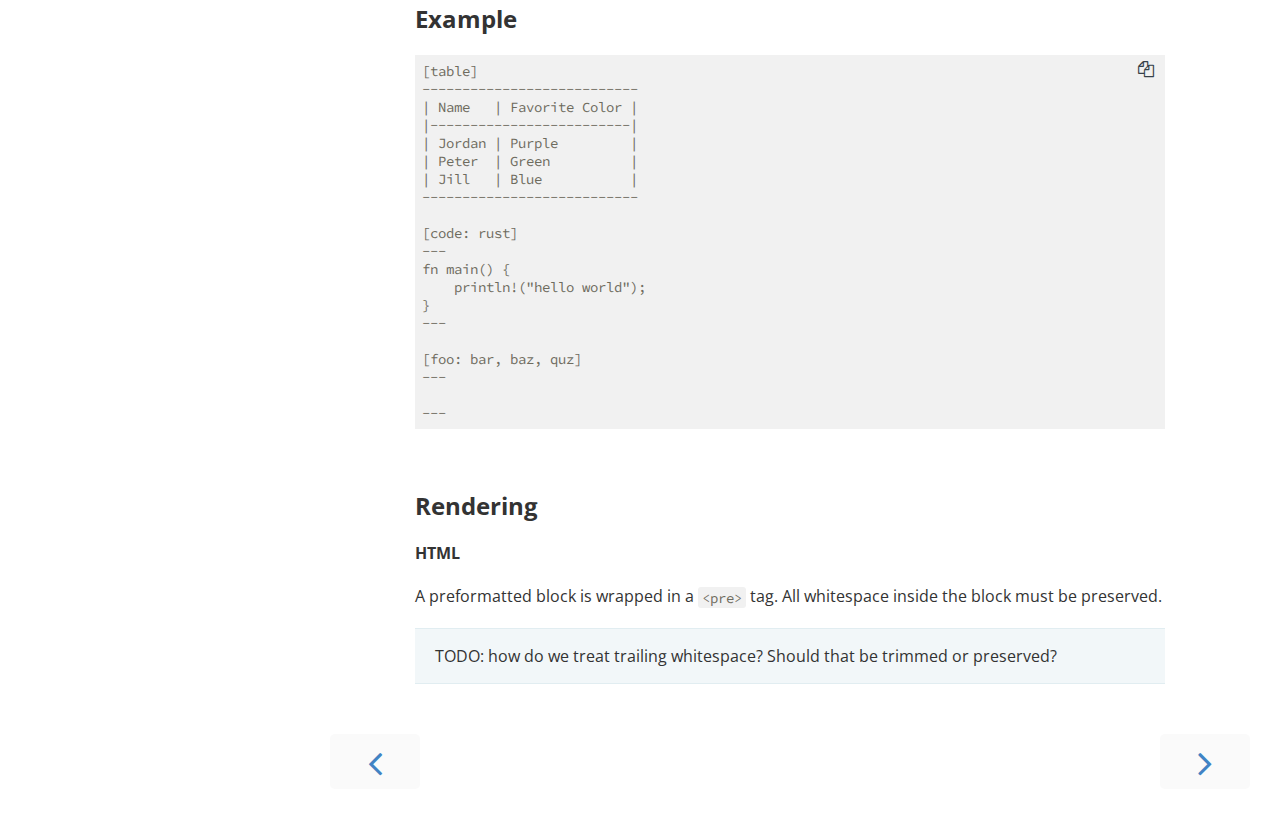
<file: spec/blocks/preformatted.html>
<!DOCTYPE HTML>
<html lang="en" class="sidebar-visible no-js">
    <head>
        <!-- Book generated using mdBook -->
        <meta charset="UTF-8">
        <title>Preformatted - Squid Markup Language Spec</title>
        <meta content="text/html; charset=utf-8" http-equiv="Content-Type">
        <meta name="description" content="">
        <meta name="viewport" content="width=device-width, initial-scale=1">
        <meta name="theme-color" content="#ffffff" />

        <base href="../">

        <link rel="stylesheet" href="book.css">
        <link href="https://fonts.googleapis.com/css?family=Open+Sans:300italic,400italic,600italic,700italic,800italic,400,300,600,700,800" rel="stylesheet" type="text/css">
        <link href="https://fonts.googleapis.com/css?family=Source+Code+Pro:500" rel="stylesheet" type="text/css">

        <link rel="shortcut icon" href="favicon.png">

        <!-- Font Awesome -->
        <link rel="stylesheet" href="_FontAwesome/css/font-awesome.css">

        <link rel="stylesheet" href="highlight.css">
        <link rel="stylesheet" href="tomorrow-night.css">
        <link rel="stylesheet" href="ayu-highlight.css">

        <!-- Custom theme stylesheets -->
        

        

    </head>
    <body class="light">
        <!-- Work around some values being stored in localStorage wrapped in quotes -->
        <script type="text/javascript">
            try {
                var theme = localStorage.getItem('mdbook-theme');
                var sidebar = localStorage.getItem('mdbook-sidebar');

                if (theme.startsWith('"') && theme.endsWith('"')) {
                    localStorage.setItem('mdbook-theme', theme.slice(1, theme.length - 1));
                }

                if (sidebar.startsWith('"') && sidebar.endsWith('"')) {
                    localStorage.setItem('mdbook-sidebar', sidebar.slice(1, sidebar.length - 1));
                }
            } catch (e) { }
        </script>

        <!-- Set the theme before any content is loaded, prevents flash -->
        <script type="text/javascript">
            var theme;
            try { theme = localStorage.getItem('mdbook-theme'); } catch(e) { } 
            if (theme === null || theme === undefined) { theme = 'light'; }
            document.body.className = theme;
            document.querySelector('html').className = theme + ' js';
        </script>

        <!-- Hide / unhide sidebar before it is displayed -->
        <script type="text/javascript">
            var html = document.querySelector('html');
            var sidebar = 'hidden';
            if (document.body.clientWidth >= 1080) {
                try { sidebar = localStorage.getItem('mdbook-sidebar'); } catch(e) { }
                sidebar = sidebar || 'visible';
            }
            html.classList.remove('sidebar-visible');
            html.classList.add("sidebar-" + sidebar);
        </script>

        <nav id="sidebar" class="sidebar" aria-label="Table of contents">
            <ol class="chapter"><li><a href="introduction.html"><strong aria-hidden="true">1.</strong> Introduction</a></li><li><a href="preliminaries.html"><strong aria-hidden="true">2.</strong> Preliminaries</a></li><li><ol class="section"><li><a href="preliminaries/characters.html"><strong aria-hidden="true">2.1.</strong> Characters</a></li></ol></li><li><a href="inline.html"><strong aria-hidden="true">3.</strong> Inline Syntax</a></li><li><ol class="section"><li><a href="inline/substitutions.html"><strong aria-hidden="true">3.1.</strong> Substitutions</a></li></ol></li><li><a href="blocks.html"><strong aria-hidden="true">4.</strong> Blocks</a></li><li><ol class="section"><li><a href="blocks/preformatted.html" class="active"><strong aria-hidden="true">4.1.</strong> Preformatted</a></li></ol></li><li><a href="misc.html"><strong aria-hidden="true">5.</strong> Misc</a></li><li><ol class="section"><li><a href="misc/mascot.html"><strong aria-hidden="true">5.1.</strong> Mascot</a></li><li><a href="misc/errors.html"><strong aria-hidden="true">5.2.</strong> Errors</a></li><li><a href="misc/concept.html"><strong aria-hidden="true">5.3.</strong> Concept</a></li><li><a href="misc/outline.html"><strong aria-hidden="true">5.4.</strong> Outline</a></li></ol></li></ol>
        </nav>

        <div id="page-wrapper" class="page-wrapper">

            <div class="page">
                
                <div id="menu-bar" class="menu-bar">
                    <div id="menu-bar-sticky-container">
                        <div class="left-buttons">
                            <button id="sidebar-toggle" class="icon-button" type="button" title="Toggle Table of Contents" aria-label="Toggle Table of Contents" aria-controls="sidebar">
                                <i class="fa fa-bars"></i>
                            </button>
                            <button id="theme-toggle" class="icon-button" type="button" title="Change theme" aria-label="Change theme" aria-haspopup="true" aria-expanded="false" aria-controls="theme-list">
                                <i class="fa fa-paint-brush"></i>
                            </button>
                            <ul id="theme-list" class="theme-popup" aria-label="Themes" role="menu">
                                <li role="none"><button role="menuitem" class="theme" id="light">Light <span class="default">(default)</span></button></li>
                                <li role="none"><button role="menuitem" class="theme" id="rust">Rust</button></li>
                                <li role="none"><button role="menuitem" class="theme" id="coal">Coal</button></li>
                                <li role="none"><button role="menuitem" class="theme" id="navy">Navy</button></li>
                                <li role="none"><button role="menuitem" class="theme" id="ayu">Ayu</button></li>
                            </ul>
                            
                            <button id="search-toggle" class="icon-button" type="button" title="Search. (Shortkey: s)" aria-label="Toggle Searchbar" aria-expanded="false" aria-keyshortcuts="S" aria-controls="searchbar">
                                <i class="fa fa-search"></i>
                            </button>
                            
                        </div>

                        <h1 class="menu-title">Squid Markup Language Spec</h1> 

                        <div class="right-buttons">
                            <a href="print.html" title="Print this book" aria-label="Print this book">
                                <i id="print-button" class="fa fa-print"></i>
                            </a>
                        </div>
                    </div>
                </div>

                
                <div id="search-wrapper" class="hidden">
                    <form id="searchbar-outer" class="searchbar-outer">
                        <input type="search" name="search" id="searchbar" name="searchbar" placeholder="Search this book ..." aria-controls="searchresults-outer" aria-describedby="searchresults-header">
                    </form>
                    <div id="searchresults-outer" class="searchresults-outer hidden">
                        <div id="searchresults-header" class="searchresults-header"></div>
                        <ul id="searchresults">
                        </ul>
                    </div>
                </div>
                

                <!-- Apply ARIA attributes after the sidebar and the sidebar toggle button are added to the DOM -->
                <script type="text/javascript">
                    document.getElementById('sidebar-toggle').setAttribute('aria-expanded', sidebar === 'visible');
                    document.getElementById('sidebar').setAttribute('aria-hidden', sidebar !== 'visible');
                    Array.from(document.querySelectorAll('#sidebar a')).forEach(function(link) {
                        link.setAttribute('tabIndex', sidebar === 'visible' ? 0 : -1);
                    });
                </script>

                <div id="content" class="content">
                    <main>
                        <a class="header" href="blocks/preformatted.html#preformatted" id="preformatted"><h1>Preformatted</h1></a>
<a class="header" href="blocks/preformatted.html#syntax" id="syntax"><h2>Syntax</h2></a>
<p>A preformatted block is delimited by separators (line containing three or more dashes (<code>-</code>)).</p>
<p>Anything inside the block is not parsed.</p>
<p>The number of dashes starting and ending the block must not be the same. (It is perfectly valid to start a block with <code>---</code> and end it with <code>-----</code>)</p>
<a class="header" href="blocks/preformatted.html#decorator" id="decorator"><h2>Decorator</h2></a>
<p>A preformatted block can optimally have a decorator that must be directly preceding (without lines in between) the preformatted block.</p>
<p>A decorator influences the renderning of the preformatted block.</p>
<p>Future extensions might define a decorator type like <code>table</code> that renders the block as a table.</p>
<a class="header" href="blocks/preformatted.html#decorator-parameters" id="decorator-parameters"><h3>Decorator parameters</h3></a>
<p>Decorators can accept an arbitrary arguments after the decorator's name and a colon (<code>:</code>). Arguments are separated by commas (<code>,</code>).</p>
<a class="header" href="blocks/preformatted.html#unknown-decorators" id="unknown-decorators"><h3>Unknown decorators</h3></a>
<p>Unknown or invalid decorators are ignored, resulting in the block being rendered with the default settings.</p>
<p>Unknown decorator params are ignored.</p>
<a class="header" href="blocks/preformatted.html#types" id="types"><h2>Types</h2></a>
<a class="header" href="blocks/preformatted.html#code" id="code"><h3>Code</h3></a>
<blockquote>
<p>T.B.D.</p>
</blockquote>
<blockquote>
<p>TODO: Define behaviour if no language is specified (documentation systems e.g. rustdoc might assume a default language)</p>
</blockquote>
<a class="header" href="blocks/preformatted.html#table" id="table"><h3>Table</h3></a>
<blockquote>
<p>T.B.D.</p>
</blockquote>
<a class="header" href="blocks/preformatted.html#meta" id="meta"><h3>Meta</h3></a>
<p><strong>This type must must not be rendered.</strong></p>
<blockquote>
<p>T.B.D.</p>
</blockquote>
<a class="header" href="blocks/preformatted.html#example" id="example"><h2>Example</h2></a>
<pre><code>[table]
---------------------------
| Name   | Favorite Color |
|-------------------------|
| Jordan | Purple         |
| Peter  | Green          |
| Jill   | Blue           |
---------------------------

[code: rust]
---
fn main() {
    println!(&quot;hello world&quot;);
}
---

[foo: bar, baz, quz]
---

---
</code></pre>
<a class="header" href="blocks/preformatted.html#rendering" id="rendering"><h2>Rendering</h2></a>
<a class="header" href="blocks/preformatted.html#html" id="html"><h4>HTML</h4></a>
<p>A preformatted block is wrapped in a <code>&lt;pre&gt;</code> tag. All whitespace inside the block must be preserved.</p>
<blockquote>
<p>TODO: how do we treat trailing whitespace? Should that be trimmed or preserved?</p>
</blockquote>

                    </main>

                    <nav class="nav-wrapper" aria-label="Page navigation">
                        <!-- Mobile navigation buttons -->
                        
                            <a rel="prev" href="blocks.html" class="mobile-nav-chapters previous" title="Previous chapter" aria-label="Previous chapter" aria-keyshortcuts="Left">
                                <i class="fa fa-angle-left"></i>
                            </a>
                        

                        
                            <a rel="next" href="misc.html" class="mobile-nav-chapters next" title="Next chapter" aria-label="Next chapter" aria-keyshortcuts="Right">
                                <i class="fa fa-angle-right"></i>
                            </a>
                        

                        <div style="clear: both"></div>
                    </nav>
                </div>
            </div>

            <nav class="nav-wide-wrapper" aria-label="Page navigation">
                
                    <a href="blocks.html" class="nav-chapters previous" title="Previous chapter" aria-label="Previous chapter" aria-keyshortcuts="Left">
                        <i class="fa fa-angle-left"></i>
                    </a>
                

                
                    <a href="misc.html" class="nav-chapters next" title="Next chapter" aria-label="Next chapter" aria-keyshortcuts="Right">
                        <i class="fa fa-angle-right"></i>
                    </a>
                
            </nav>

        </div>

        

        

        

        

        
        <script src="searchindex.js" type="text/javascript" charset="utf-8"></script>
        
        
        <script src="elasticlunr.min.js" type="text/javascript" charset="utf-8"></script>
        <script src="mark.min.js" type="text/javascript" charset="utf-8"></script>
        <script src="searcher.js" type="text/javascript" charset="utf-8"></script>
        

        <script src="clipboard.min.js" type="text/javascript" charset="utf-8"></script>
        <script src="highlight.js" type="text/javascript" charset="utf-8"></script>
        <script src="book.js" type="text/javascript" charset="utf-8"></script>

        <!-- Custom JS scripts -->
        

    </body>
</html>
</file>
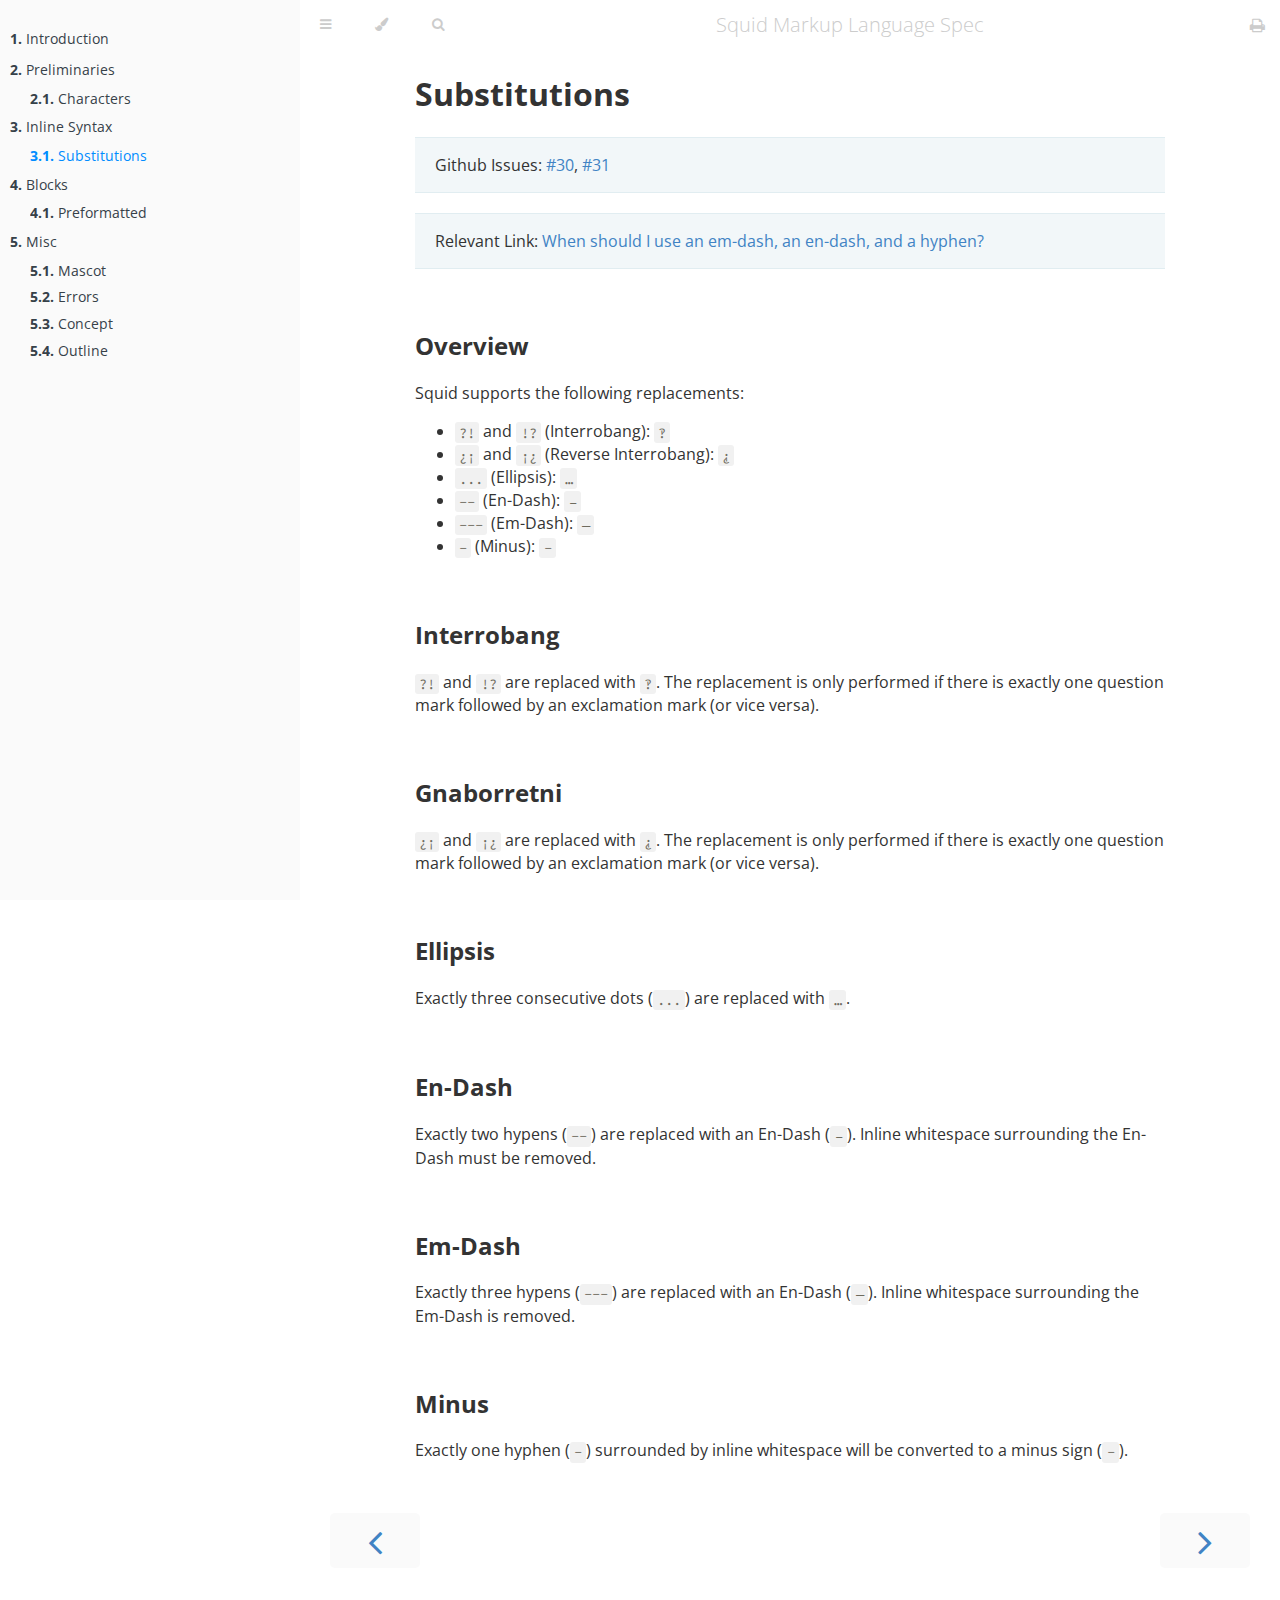
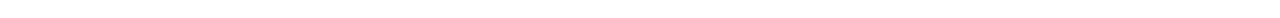
<file: spec/inline/substitutions.html>
<!DOCTYPE HTML>
<html lang="en" class="sidebar-visible no-js">
    <head>
        <!-- Book generated using mdBook -->
        <meta charset="UTF-8">
        <title>Substitutions - Squid Markup Language Spec</title>
        <meta content="text/html; charset=utf-8" http-equiv="Content-Type">
        <meta name="description" content="">
        <meta name="viewport" content="width=device-width, initial-scale=1">
        <meta name="theme-color" content="#ffffff" />

        <base href="../">

        <link rel="stylesheet" href="book.css">
        <link href="https://fonts.googleapis.com/css?family=Open+Sans:300italic,400italic,600italic,700italic,800italic,400,300,600,700,800" rel="stylesheet" type="text/css">
        <link href="https://fonts.googleapis.com/css?family=Source+Code+Pro:500" rel="stylesheet" type="text/css">

        <link rel="shortcut icon" href="favicon.png">

        <!-- Font Awesome -->
        <link rel="stylesheet" href="_FontAwesome/css/font-awesome.css">

        <link rel="stylesheet" href="highlight.css">
        <link rel="stylesheet" href="tomorrow-night.css">
        <link rel="stylesheet" href="ayu-highlight.css">

        <!-- Custom theme stylesheets -->
        

        

    </head>
    <body class="light">
        <!-- Work around some values being stored in localStorage wrapped in quotes -->
        <script type="text/javascript">
            try {
                var theme = localStorage.getItem('mdbook-theme');
                var sidebar = localStorage.getItem('mdbook-sidebar');

                if (theme.startsWith('"') && theme.endsWith('"')) {
                    localStorage.setItem('mdbook-theme', theme.slice(1, theme.length - 1));
                }

                if (sidebar.startsWith('"') && sidebar.endsWith('"')) {
                    localStorage.setItem('mdbook-sidebar', sidebar.slice(1, sidebar.length - 1));
                }
            } catch (e) { }
        </script>

        <!-- Set the theme before any content is loaded, prevents flash -->
        <script type="text/javascript">
            var theme;
            try { theme = localStorage.getItem('mdbook-theme'); } catch(e) { } 
            if (theme === null || theme === undefined) { theme = 'light'; }
            document.body.className = theme;
            document.querySelector('html').className = theme + ' js';
        </script>

        <!-- Hide / unhide sidebar before it is displayed -->
        <script type="text/javascript">
            var html = document.querySelector('html');
            var sidebar = 'hidden';
            if (document.body.clientWidth >= 1080) {
                try { sidebar = localStorage.getItem('mdbook-sidebar'); } catch(e) { }
                sidebar = sidebar || 'visible';
            }
            html.classList.remove('sidebar-visible');
            html.classList.add("sidebar-" + sidebar);
        </script>

        <nav id="sidebar" class="sidebar" aria-label="Table of contents">
            <ol class="chapter"><li><a href="introduction.html"><strong aria-hidden="true">1.</strong> Introduction</a></li><li><a href="preliminaries.html"><strong aria-hidden="true">2.</strong> Preliminaries</a></li><li><ol class="section"><li><a href="preliminaries/characters.html"><strong aria-hidden="true">2.1.</strong> Characters</a></li></ol></li><li><a href="inline.html"><strong aria-hidden="true">3.</strong> Inline Syntax</a></li><li><ol class="section"><li><a href="inline/substitutions.html" class="active"><strong aria-hidden="true">3.1.</strong> Substitutions</a></li></ol></li><li><a href="blocks.html"><strong aria-hidden="true">4.</strong> Blocks</a></li><li><ol class="section"><li><a href="blocks/preformatted.html"><strong aria-hidden="true">4.1.</strong> Preformatted</a></li></ol></li><li><a href="misc.html"><strong aria-hidden="true">5.</strong> Misc</a></li><li><ol class="section"><li><a href="misc/mascot.html"><strong aria-hidden="true">5.1.</strong> Mascot</a></li><li><a href="misc/errors.html"><strong aria-hidden="true">5.2.</strong> Errors</a></li><li><a href="misc/concept.html"><strong aria-hidden="true">5.3.</strong> Concept</a></li><li><a href="misc/outline.html"><strong aria-hidden="true">5.4.</strong> Outline</a></li></ol></li></ol>
        </nav>

        <div id="page-wrapper" class="page-wrapper">

            <div class="page">
                
                <div id="menu-bar" class="menu-bar">
                    <div id="menu-bar-sticky-container">
                        <div class="left-buttons">
                            <button id="sidebar-toggle" class="icon-button" type="button" title="Toggle Table of Contents" aria-label="Toggle Table of Contents" aria-controls="sidebar">
                                <i class="fa fa-bars"></i>
                            </button>
                            <button id="theme-toggle" class="icon-button" type="button" title="Change theme" aria-label="Change theme" aria-haspopup="true" aria-expanded="false" aria-controls="theme-list">
                                <i class="fa fa-paint-brush"></i>
                            </button>
                            <ul id="theme-list" class="theme-popup" aria-label="Themes" role="menu">
                                <li role="none"><button role="menuitem" class="theme" id="light">Light <span class="default">(default)</span></button></li>
                                <li role="none"><button role="menuitem" class="theme" id="rust">Rust</button></li>
                                <li role="none"><button role="menuitem" class="theme" id="coal">Coal</button></li>
                                <li role="none"><button role="menuitem" class="theme" id="navy">Navy</button></li>
                                <li role="none"><button role="menuitem" class="theme" id="ayu">Ayu</button></li>
                            </ul>
                            
                            <button id="search-toggle" class="icon-button" type="button" title="Search. (Shortkey: s)" aria-label="Toggle Searchbar" aria-expanded="false" aria-keyshortcuts="S" aria-controls="searchbar">
                                <i class="fa fa-search"></i>
                            </button>
                            
                        </div>

                        <h1 class="menu-title">Squid Markup Language Spec</h1> 

                        <div class="right-buttons">
                            <a href="print.html" title="Print this book" aria-label="Print this book">
                                <i id="print-button" class="fa fa-print"></i>
                            </a>
                        </div>
                    </div>
                </div>

                
                <div id="search-wrapper" class="hidden">
                    <form id="searchbar-outer" class="searchbar-outer">
                        <input type="search" name="search" id="searchbar" name="searchbar" placeholder="Search this book ..." aria-controls="searchresults-outer" aria-describedby="searchresults-header">
                    </form>
                    <div id="searchresults-outer" class="searchresults-outer hidden">
                        <div id="searchresults-header" class="searchresults-header"></div>
                        <ul id="searchresults">
                        </ul>
                    </div>
                </div>
                

                <!-- Apply ARIA attributes after the sidebar and the sidebar toggle button are added to the DOM -->
                <script type="text/javascript">
                    document.getElementById('sidebar-toggle').setAttribute('aria-expanded', sidebar === 'visible');
                    document.getElementById('sidebar').setAttribute('aria-hidden', sidebar !== 'visible');
                    Array.from(document.querySelectorAll('#sidebar a')).forEach(function(link) {
                        link.setAttribute('tabIndex', sidebar === 'visible' ? 0 : -1);
                    });
                </script>

                <div id="content" class="content">
                    <main>
                        <a class="header" href="inline/substitutions.html#substitutions" id="substitutions"><h1>Substitutions</h1></a>
<blockquote>
<p>Github Issues:
<a href="https://github.com/squid-lang/squid/issues/30">#30</a>,
<a href="https://github.com/squid-lang/squid/issues/31">#31</a></p>
</blockquote>
<blockquote>
<p>Relevant Link:
<a href="https://english.stackexchange.com/questions/2116/when-should-i-use-an-em-dash-an-en-dash-and-a-hyphen">When should I use an em-dash, an en-dash, and a hyphen?</a></p>
</blockquote>
<a class="header" href="inline/substitutions.html#overview" id="overview"><h2>Overview</h2></a>
<p>Squid supports the following replacements:</p>
<ul>
<li><code>?!</code> and <code>!?</code> (Interrobang): <code>‽</code></li>
<li><code>¿¡</code> and <code>¡¿</code> (Reverse Interrobang): <code>⸘</code></li>
<li><code>...</code> (Ellipsis): <code>…</code></li>
<li><code>--</code> (En-Dash): <code>–</code></li>
<li><code>---</code> (Em-Dash): <code>—</code></li>
<li><code>-</code> (Minus): <code>−</code></li>
</ul>
<a class="header" href="inline/substitutions.html#interrobang" id="interrobang"><h2>Interrobang</h2></a>
<p><code>?!</code> and <code>!?</code> are replaced with <code>‽</code>. The replacement is only performed if there is exactly one question mark followed by an exclamation mark (or vice versa).</p>
<a class="header" href="inline/substitutions.html#gnaborretni" id="gnaborretni"><h2>Gnaborretni</h2></a>
<p><code>¿¡</code> and <code>¡¿</code> are replaced with <code>⸘</code>. The replacement is only performed if there is exactly one question mark followed by an exclamation mark (or vice versa).</p>
<a class="header" href="inline/substitutions.html#ellipsis" id="ellipsis"><h2>Ellipsis</h2></a>
<p>Exactly three consecutive dots (<code>...</code>) are replaced with <code>…</code>.</p>
<a class="header" href="inline/substitutions.html#en-dash" id="en-dash"><h2>En-Dash</h2></a>
<p>Exactly two hypens (<code>--</code>) are replaced with an En-Dash (<code>–</code>). Inline whitespace surrounding the En-Dash must be removed.</p>
<a class="header" href="inline/substitutions.html#em-dash" id="em-dash"><h2>Em-Dash</h2></a>
<p>Exactly three hypens (<code>---</code>) are replaced with an En-Dash (<code>—</code>). Inline whitespace surrounding the Em-Dash is removed.</p>
<a class="header" href="inline/substitutions.html#minus" id="minus"><h2>Minus</h2></a>
<p>Exactly one hyphen (<code>-</code>) surrounded by inline whitespace will be converted to a minus sign (<code>−</code>).</p>

                    </main>

                    <nav class="nav-wrapper" aria-label="Page navigation">
                        <!-- Mobile navigation buttons -->
                        
                            <a rel="prev" href="inline.html" class="mobile-nav-chapters previous" title="Previous chapter" aria-label="Previous chapter" aria-keyshortcuts="Left">
                                <i class="fa fa-angle-left"></i>
                            </a>
                        

                        
                            <a rel="next" href="blocks.html" class="mobile-nav-chapters next" title="Next chapter" aria-label="Next chapter" aria-keyshortcuts="Right">
                                <i class="fa fa-angle-right"></i>
                            </a>
                        

                        <div style="clear: both"></div>
                    </nav>
                </div>
            </div>

            <nav class="nav-wide-wrapper" aria-label="Page navigation">
                
                    <a href="inline.html" class="nav-chapters previous" title="Previous chapter" aria-label="Previous chapter" aria-keyshortcuts="Left">
                        <i class="fa fa-angle-left"></i>
                    </a>
                

                
                    <a href="blocks.html" class="nav-chapters next" title="Next chapter" aria-label="Next chapter" aria-keyshortcuts="Right">
                        <i class="fa fa-angle-right"></i>
                    </a>
                
            </nav>

        </div>

        

        

        

        

        
        <script src="searchindex.js" type="text/javascript" charset="utf-8"></script>
        
        
        <script src="elasticlunr.min.js" type="text/javascript" charset="utf-8"></script>
        <script src="mark.min.js" type="text/javascript" charset="utf-8"></script>
        <script src="searcher.js" type="text/javascript" charset="utf-8"></script>
        

        <script src="clipboard.min.js" type="text/javascript" charset="utf-8"></script>
        <script src="highlight.js" type="text/javascript" charset="utf-8"></script>
        <script src="book.js" type="text/javascript" charset="utf-8"></script>

        <!-- Custom JS scripts -->
        

    </body>
</html>
</file>
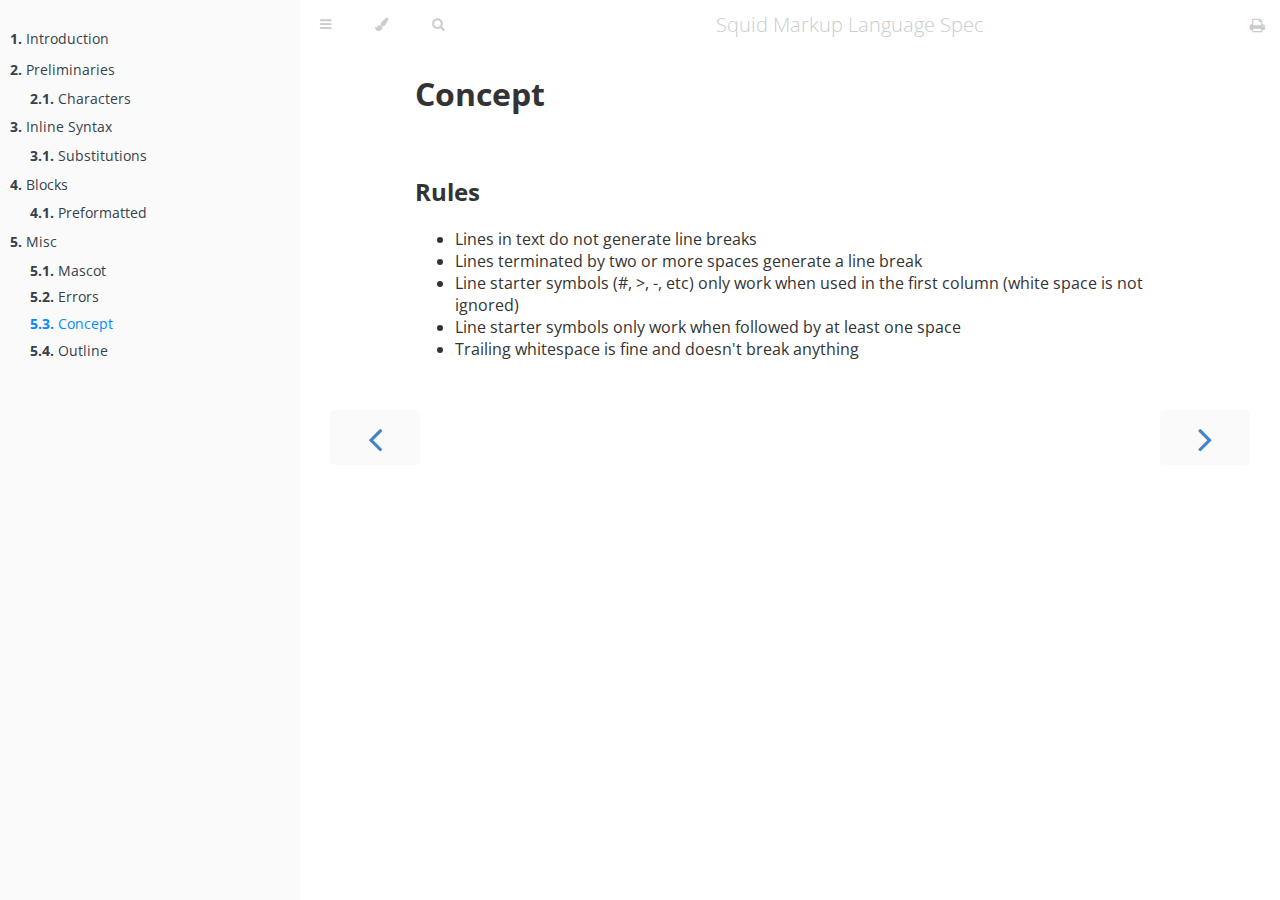
<file: spec/misc/concept.html>
<!DOCTYPE HTML>
<html lang="en" class="sidebar-visible no-js">
    <head>
        <!-- Book generated using mdBook -->
        <meta charset="UTF-8">
        <title>Concept - Squid Markup Language Spec</title>
        <meta content="text/html; charset=utf-8" http-equiv="Content-Type">
        <meta name="description" content="">
        <meta name="viewport" content="width=device-width, initial-scale=1">
        <meta name="theme-color" content="#ffffff" />

        <base href="../">

        <link rel="stylesheet" href="book.css">
        <link href="https://fonts.googleapis.com/css?family=Open+Sans:300italic,400italic,600italic,700italic,800italic,400,300,600,700,800" rel="stylesheet" type="text/css">
        <link href="https://fonts.googleapis.com/css?family=Source+Code+Pro:500" rel="stylesheet" type="text/css">

        <link rel="shortcut icon" href="favicon.png">

        <!-- Font Awesome -->
        <link rel="stylesheet" href="_FontAwesome/css/font-awesome.css">

        <link rel="stylesheet" href="highlight.css">
        <link rel="stylesheet" href="tomorrow-night.css">
        <link rel="stylesheet" href="ayu-highlight.css">

        <!-- Custom theme stylesheets -->
        

        

    </head>
    <body class="light">
        <!-- Work around some values being stored in localStorage wrapped in quotes -->
        <script type="text/javascript">
            try {
                var theme = localStorage.getItem('mdbook-theme');
                var sidebar = localStorage.getItem('mdbook-sidebar');

                if (theme.startsWith('"') && theme.endsWith('"')) {
                    localStorage.setItem('mdbook-theme', theme.slice(1, theme.length - 1));
                }

                if (sidebar.startsWith('"') && sidebar.endsWith('"')) {
                    localStorage.setItem('mdbook-sidebar', sidebar.slice(1, sidebar.length - 1));
                }
            } catch (e) { }
        </script>

        <!-- Set the theme before any content is loaded, prevents flash -->
        <script type="text/javascript">
            var theme;
            try { theme = localStorage.getItem('mdbook-theme'); } catch(e) { } 
            if (theme === null || theme === undefined) { theme = 'light'; }
            document.body.className = theme;
            document.querySelector('html').className = theme + ' js';
        </script>

        <!-- Hide / unhide sidebar before it is displayed -->
        <script type="text/javascript">
            var html = document.querySelector('html');
            var sidebar = 'hidden';
            if (document.body.clientWidth >= 1080) {
                try { sidebar = localStorage.getItem('mdbook-sidebar'); } catch(e) { }
                sidebar = sidebar || 'visible';
            }
            html.classList.remove('sidebar-visible');
            html.classList.add("sidebar-" + sidebar);
        </script>

        <nav id="sidebar" class="sidebar" aria-label="Table of contents">
            <ol class="chapter"><li><a href="introduction.html"><strong aria-hidden="true">1.</strong> Introduction</a></li><li><a href="preliminaries.html"><strong aria-hidden="true">2.</strong> Preliminaries</a></li><li><ol class="section"><li><a href="preliminaries/characters.html"><strong aria-hidden="true">2.1.</strong> Characters</a></li></ol></li><li><a href="inline.html"><strong aria-hidden="true">3.</strong> Inline Syntax</a></li><li><ol class="section"><li><a href="inline/substitutions.html"><strong aria-hidden="true">3.1.</strong> Substitutions</a></li></ol></li><li><a href="blocks.html"><strong aria-hidden="true">4.</strong> Blocks</a></li><li><ol class="section"><li><a href="blocks/preformatted.html"><strong aria-hidden="true">4.1.</strong> Preformatted</a></li></ol></li><li><a href="misc.html"><strong aria-hidden="true">5.</strong> Misc</a></li><li><ol class="section"><li><a href="misc/mascot.html"><strong aria-hidden="true">5.1.</strong> Mascot</a></li><li><a href="misc/errors.html"><strong aria-hidden="true">5.2.</strong> Errors</a></li><li><a href="misc/concept.html" class="active"><strong aria-hidden="true">5.3.</strong> Concept</a></li><li><a href="misc/outline.html"><strong aria-hidden="true">5.4.</strong> Outline</a></li></ol></li></ol>
        </nav>

        <div id="page-wrapper" class="page-wrapper">

            <div class="page">
                
                <div id="menu-bar" class="menu-bar">
                    <div id="menu-bar-sticky-container">
                        <div class="left-buttons">
                            <button id="sidebar-toggle" class="icon-button" type="button" title="Toggle Table of Contents" aria-label="Toggle Table of Contents" aria-controls="sidebar">
                                <i class="fa fa-bars"></i>
                            </button>
                            <button id="theme-toggle" class="icon-button" type="button" title="Change theme" aria-label="Change theme" aria-haspopup="true" aria-expanded="false" aria-controls="theme-list">
                                <i class="fa fa-paint-brush"></i>
                            </button>
                            <ul id="theme-list" class="theme-popup" aria-label="Themes" role="menu">
                                <li role="none"><button role="menuitem" class="theme" id="light">Light <span class="default">(default)</span></button></li>
                                <li role="none"><button role="menuitem" class="theme" id="rust">Rust</button></li>
                                <li role="none"><button role="menuitem" class="theme" id="coal">Coal</button></li>
                                <li role="none"><button role="menuitem" class="theme" id="navy">Navy</button></li>
                                <li role="none"><button role="menuitem" class="theme" id="ayu">Ayu</button></li>
                            </ul>
                            
                            <button id="search-toggle" class="icon-button" type="button" title="Search. (Shortkey: s)" aria-label="Toggle Searchbar" aria-expanded="false" aria-keyshortcuts="S" aria-controls="searchbar">
                                <i class="fa fa-search"></i>
                            </button>
                            
                        </div>

                        <h1 class="menu-title">Squid Markup Language Spec</h1> 

                        <div class="right-buttons">
                            <a href="print.html" title="Print this book" aria-label="Print this book">
                                <i id="print-button" class="fa fa-print"></i>
                            </a>
                        </div>
                    </div>
                </div>

                
                <div id="search-wrapper" class="hidden">
                    <form id="searchbar-outer" class="searchbar-outer">
                        <input type="search" name="search" id="searchbar" name="searchbar" placeholder="Search this book ..." aria-controls="searchresults-outer" aria-describedby="searchresults-header">
                    </form>
                    <div id="searchresults-outer" class="searchresults-outer hidden">
                        <div id="searchresults-header" class="searchresults-header"></div>
                        <ul id="searchresults">
                        </ul>
                    </div>
                </div>
                

                <!-- Apply ARIA attributes after the sidebar and the sidebar toggle button are added to the DOM -->
                <script type="text/javascript">
                    document.getElementById('sidebar-toggle').setAttribute('aria-expanded', sidebar === 'visible');
                    document.getElementById('sidebar').setAttribute('aria-hidden', sidebar !== 'visible');
                    Array.from(document.querySelectorAll('#sidebar a')).forEach(function(link) {
                        link.setAttribute('tabIndex', sidebar === 'visible' ? 0 : -1);
                    });
                </script>

                <div id="content" class="content">
                    <main>
                        <a class="header" href="misc/concept.html#concept" id="concept"><h1>Concept</h1></a>
<a class="header" href="misc/concept.html#rules" id="rules"><h2>Rules</h2></a>
<ul>
<li>Lines in text do not generate line breaks</li>
<li>Lines terminated by two or more spaces generate a line break</li>
<li>Line starter symbols (#, &gt;, -, etc) only work when used in the first column (white space is not ignored)</li>
<li>Line starter symbols only work when followed by at least one space</li>
<li>Trailing whitespace is fine and doesn't break anything</li>
</ul>

                    </main>

                    <nav class="nav-wrapper" aria-label="Page navigation">
                        <!-- Mobile navigation buttons -->
                        
                            <a rel="prev" href="misc/errors.html" class="mobile-nav-chapters previous" title="Previous chapter" aria-label="Previous chapter" aria-keyshortcuts="Left">
                                <i class="fa fa-angle-left"></i>
                            </a>
                        

                        
                            <a rel="next" href="misc/outline.html" class="mobile-nav-chapters next" title="Next chapter" aria-label="Next chapter" aria-keyshortcuts="Right">
                                <i class="fa fa-angle-right"></i>
                            </a>
                        

                        <div style="clear: both"></div>
                    </nav>
                </div>
            </div>

            <nav class="nav-wide-wrapper" aria-label="Page navigation">
                
                    <a href="misc/errors.html" class="nav-chapters previous" title="Previous chapter" aria-label="Previous chapter" aria-keyshortcuts="Left">
                        <i class="fa fa-angle-left"></i>
                    </a>
                

                
                    <a href="misc/outline.html" class="nav-chapters next" title="Next chapter" aria-label="Next chapter" aria-keyshortcuts="Right">
                        <i class="fa fa-angle-right"></i>
                    </a>
                
            </nav>

        </div>

        

        

        

        

        
        <script src="searchindex.js" type="text/javascript" charset="utf-8"></script>
        
        
        <script src="elasticlunr.min.js" type="text/javascript" charset="utf-8"></script>
        <script src="mark.min.js" type="text/javascript" charset="utf-8"></script>
        <script src="searcher.js" type="text/javascript" charset="utf-8"></script>
        

        <script src="clipboard.min.js" type="text/javascript" charset="utf-8"></script>
        <script src="highlight.js" type="text/javascript" charset="utf-8"></script>
        <script src="book.js" type="text/javascript" charset="utf-8"></script>

        <!-- Custom JS scripts -->
        

    </body>
</html>
</file>
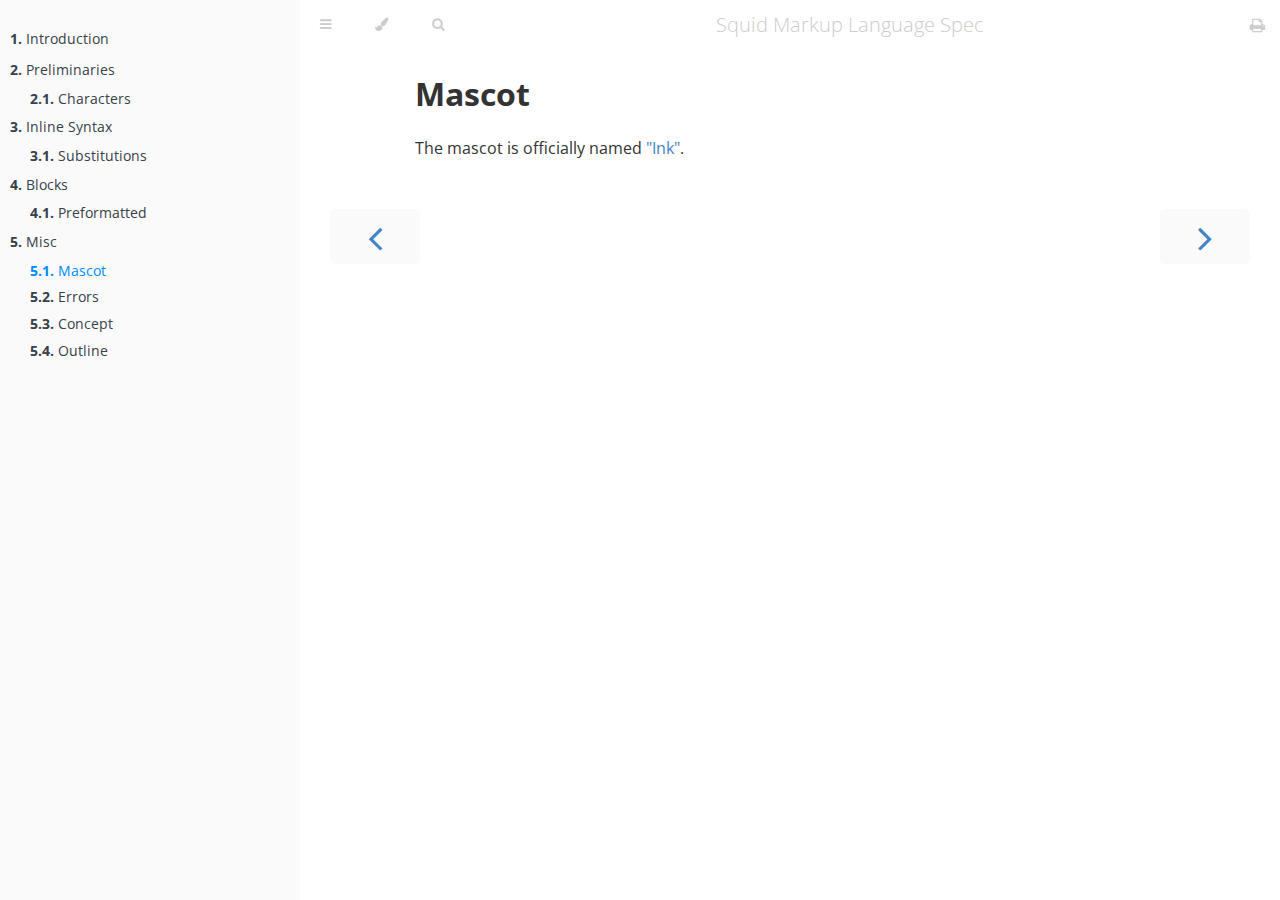
<file: spec/misc/mascot.html>
<!DOCTYPE HTML>
<html lang="en" class="sidebar-visible no-js">
    <head>
        <!-- Book generated using mdBook -->
        <meta charset="UTF-8">
        <title>Mascot - Squid Markup Language Spec</title>
        <meta content="text/html; charset=utf-8" http-equiv="Content-Type">
        <meta name="description" content="">
        <meta name="viewport" content="width=device-width, initial-scale=1">
        <meta name="theme-color" content="#ffffff" />

        <base href="../">

        <link rel="stylesheet" href="book.css">
        <link href="https://fonts.googleapis.com/css?family=Open+Sans:300italic,400italic,600italic,700italic,800italic,400,300,600,700,800" rel="stylesheet" type="text/css">
        <link href="https://fonts.googleapis.com/css?family=Source+Code+Pro:500" rel="stylesheet" type="text/css">

        <link rel="shortcut icon" href="favicon.png">

        <!-- Font Awesome -->
        <link rel="stylesheet" href="_FontAwesome/css/font-awesome.css">

        <link rel="stylesheet" href="highlight.css">
        <link rel="stylesheet" href="tomorrow-night.css">
        <link rel="stylesheet" href="ayu-highlight.css">

        <!-- Custom theme stylesheets -->
        

        

    </head>
    <body class="light">
        <!-- Work around some values being stored in localStorage wrapped in quotes -->
        <script type="text/javascript">
            try {
                var theme = localStorage.getItem('mdbook-theme');
                var sidebar = localStorage.getItem('mdbook-sidebar');

                if (theme.startsWith('"') && theme.endsWith('"')) {
                    localStorage.setItem('mdbook-theme', theme.slice(1, theme.length - 1));
                }

                if (sidebar.startsWith('"') && sidebar.endsWith('"')) {
                    localStorage.setItem('mdbook-sidebar', sidebar.slice(1, sidebar.length - 1));
                }
            } catch (e) { }
        </script>

        <!-- Set the theme before any content is loaded, prevents flash -->
        <script type="text/javascript">
            var theme;
            try { theme = localStorage.getItem('mdbook-theme'); } catch(e) { } 
            if (theme === null || theme === undefined) { theme = 'light'; }
            document.body.className = theme;
            document.querySelector('html').className = theme + ' js';
        </script>

        <!-- Hide / unhide sidebar before it is displayed -->
        <script type="text/javascript">
            var html = document.querySelector('html');
            var sidebar = 'hidden';
            if (document.body.clientWidth >= 1080) {
                try { sidebar = localStorage.getItem('mdbook-sidebar'); } catch(e) { }
                sidebar = sidebar || 'visible';
            }
            html.classList.remove('sidebar-visible');
            html.classList.add("sidebar-" + sidebar);
        </script>

        <nav id="sidebar" class="sidebar" aria-label="Table of contents">
            <ol class="chapter"><li><a href="introduction.html"><strong aria-hidden="true">1.</strong> Introduction</a></li><li><a href="preliminaries.html"><strong aria-hidden="true">2.</strong> Preliminaries</a></li><li><ol class="section"><li><a href="preliminaries/characters.html"><strong aria-hidden="true">2.1.</strong> Characters</a></li></ol></li><li><a href="inline.html"><strong aria-hidden="true">3.</strong> Inline Syntax</a></li><li><ol class="section"><li><a href="inline/substitutions.html"><strong aria-hidden="true">3.1.</strong> Substitutions</a></li></ol></li><li><a href="blocks.html"><strong aria-hidden="true">4.</strong> Blocks</a></li><li><ol class="section"><li><a href="blocks/preformatted.html"><strong aria-hidden="true">4.1.</strong> Preformatted</a></li></ol></li><li><a href="misc.html"><strong aria-hidden="true">5.</strong> Misc</a></li><li><ol class="section"><li><a href="misc/mascot.html" class="active"><strong aria-hidden="true">5.1.</strong> Mascot</a></li><li><a href="misc/errors.html"><strong aria-hidden="true">5.2.</strong> Errors</a></li><li><a href="misc/concept.html"><strong aria-hidden="true">5.3.</strong> Concept</a></li><li><a href="misc/outline.html"><strong aria-hidden="true">5.4.</strong> Outline</a></li></ol></li></ol>
        </nav>

        <div id="page-wrapper" class="page-wrapper">

            <div class="page">
                
                <div id="menu-bar" class="menu-bar">
                    <div id="menu-bar-sticky-container">
                        <div class="left-buttons">
                            <button id="sidebar-toggle" class="icon-button" type="button" title="Toggle Table of Contents" aria-label="Toggle Table of Contents" aria-controls="sidebar">
                                <i class="fa fa-bars"></i>
                            </button>
                            <button id="theme-toggle" class="icon-button" type="button" title="Change theme" aria-label="Change theme" aria-haspopup="true" aria-expanded="false" aria-controls="theme-list">
                                <i class="fa fa-paint-brush"></i>
                            </button>
                            <ul id="theme-list" class="theme-popup" aria-label="Themes" role="menu">
                                <li role="none"><button role="menuitem" class="theme" id="light">Light <span class="default">(default)</span></button></li>
                                <li role="none"><button role="menuitem" class="theme" id="rust">Rust</button></li>
                                <li role="none"><button role="menuitem" class="theme" id="coal">Coal</button></li>
                                <li role="none"><button role="menuitem" class="theme" id="navy">Navy</button></li>
                                <li role="none"><button role="menuitem" class="theme" id="ayu">Ayu</button></li>
                            </ul>
                            
                            <button id="search-toggle" class="icon-button" type="button" title="Search. (Shortkey: s)" aria-label="Toggle Searchbar" aria-expanded="false" aria-keyshortcuts="S" aria-controls="searchbar">
                                <i class="fa fa-search"></i>
                            </button>
                            
                        </div>

                        <h1 class="menu-title">Squid Markup Language Spec</h1> 

                        <div class="right-buttons">
                            <a href="print.html" title="Print this book" aria-label="Print this book">
                                <i id="print-button" class="fa fa-print"></i>
                            </a>
                        </div>
                    </div>
                </div>

                
                <div id="search-wrapper" class="hidden">
                    <form id="searchbar-outer" class="searchbar-outer">
                        <input type="search" name="search" id="searchbar" name="searchbar" placeholder="Search this book ..." aria-controls="searchresults-outer" aria-describedby="searchresults-header">
                    </form>
                    <div id="searchresults-outer" class="searchresults-outer hidden">
                        <div id="searchresults-header" class="searchresults-header"></div>
                        <ul id="searchresults">
                        </ul>
                    </div>
                </div>
                

                <!-- Apply ARIA attributes after the sidebar and the sidebar toggle button are added to the DOM -->
                <script type="text/javascript">
                    document.getElementById('sidebar-toggle').setAttribute('aria-expanded', sidebar === 'visible');
                    document.getElementById('sidebar').setAttribute('aria-hidden', sidebar !== 'visible');
                    Array.from(document.querySelectorAll('#sidebar a')).forEach(function(link) {
                        link.setAttribute('tabIndex', sidebar === 'visible' ? 0 : -1);
                    });
                </script>

                <div id="content" class="content">
                    <main>
                        <a class="header" href="misc/mascot.html#mascot" id="mascot"><h1>Mascot</h1></a>
<p>The mascot is officially named <a href="https://github.com/timetabio/Ink">&quot;Ink&quot;</a>.</p>

                    </main>

                    <nav class="nav-wrapper" aria-label="Page navigation">
                        <!-- Mobile navigation buttons -->
                        
                            <a rel="prev" href="misc.html" class="mobile-nav-chapters previous" title="Previous chapter" aria-label="Previous chapter" aria-keyshortcuts="Left">
                                <i class="fa fa-angle-left"></i>
                            </a>
                        

                        
                            <a rel="next" href="misc/errors.html" class="mobile-nav-chapters next" title="Next chapter" aria-label="Next chapter" aria-keyshortcuts="Right">
                                <i class="fa fa-angle-right"></i>
                            </a>
                        

                        <div style="clear: both"></div>
                    </nav>
                </div>
            </div>

            <nav class="nav-wide-wrapper" aria-label="Page navigation">
                
                    <a href="misc.html" class="nav-chapters previous" title="Previous chapter" aria-label="Previous chapter" aria-keyshortcuts="Left">
                        <i class="fa fa-angle-left"></i>
                    </a>
                

                
                    <a href="misc/errors.html" class="nav-chapters next" title="Next chapter" aria-label="Next chapter" aria-keyshortcuts="Right">
                        <i class="fa fa-angle-right"></i>
                    </a>
                
            </nav>

        </div>

        

        

        

        

        
        <script src="searchindex.js" type="text/javascript" charset="utf-8"></script>
        
        
        <script src="elasticlunr.min.js" type="text/javascript" charset="utf-8"></script>
        <script src="mark.min.js" type="text/javascript" charset="utf-8"></script>
        <script src="searcher.js" type="text/javascript" charset="utf-8"></script>
        

        <script src="clipboard.min.js" type="text/javascript" charset="utf-8"></script>
        <script src="highlight.js" type="text/javascript" charset="utf-8"></script>
        <script src="book.js" type="text/javascript" charset="utf-8"></script>

        <!-- Custom JS scripts -->
        

    </body>
</html>
</file>
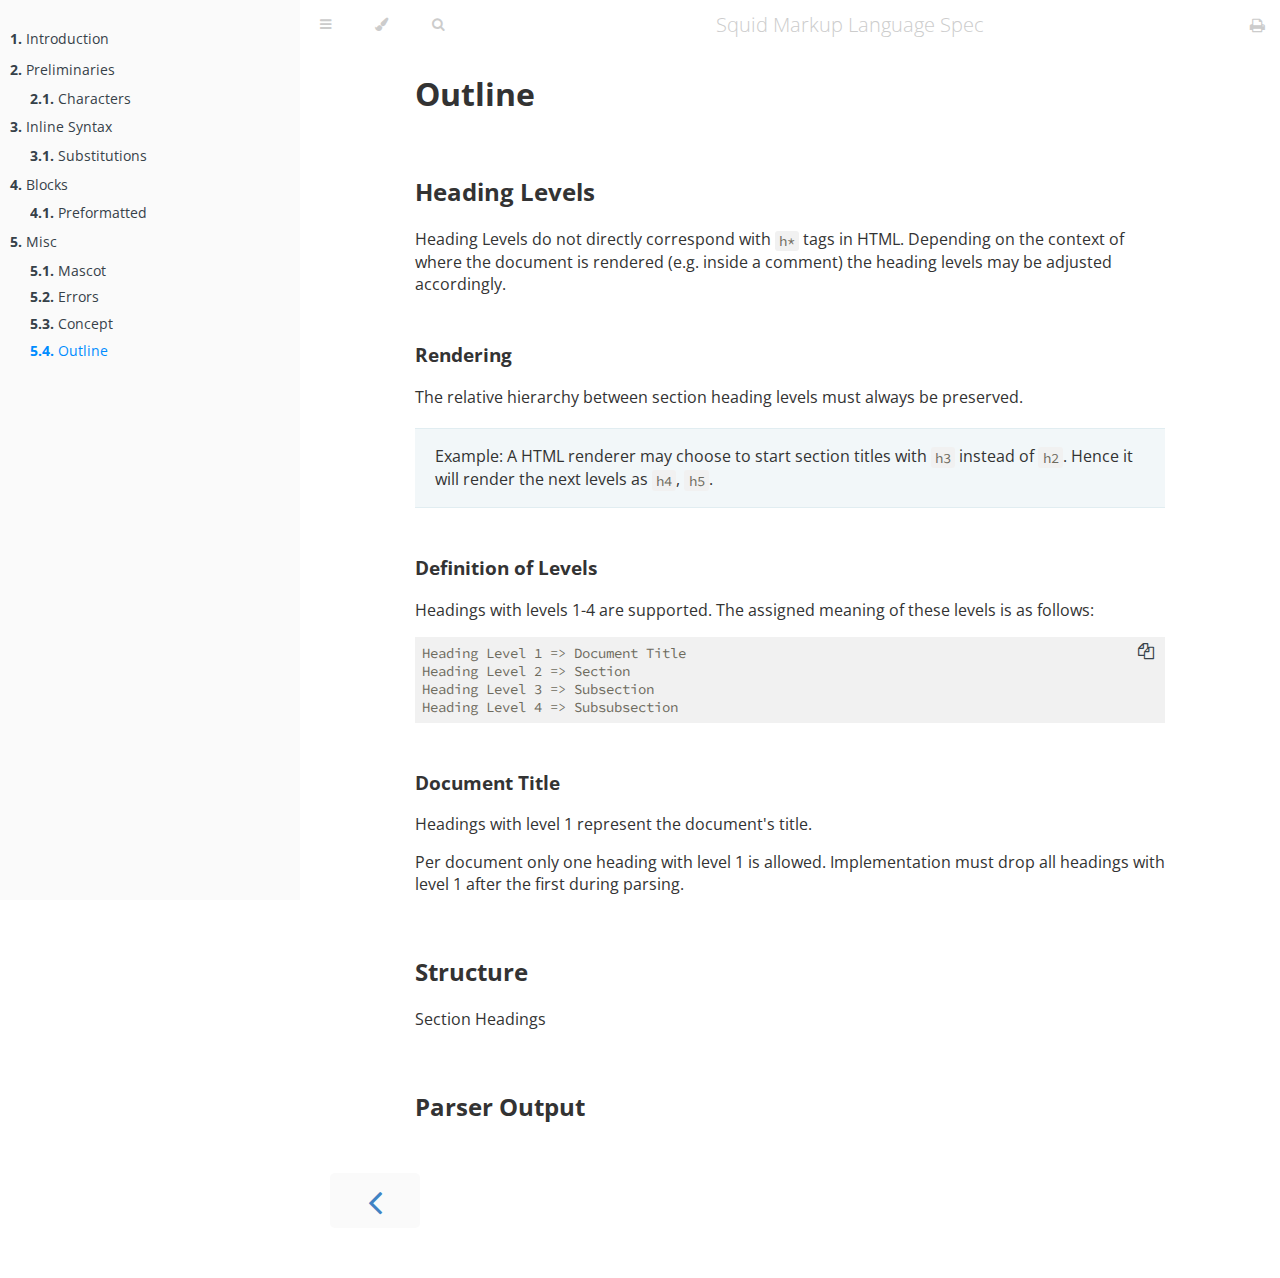
<file: spec/misc/outline.html>
<!DOCTYPE HTML>
<html lang="en" class="sidebar-visible no-js">
    <head>
        <!-- Book generated using mdBook -->
        <meta charset="UTF-8">
        <title>Outline - Squid Markup Language Spec</title>
        <meta content="text/html; charset=utf-8" http-equiv="Content-Type">
        <meta name="description" content="">
        <meta name="viewport" content="width=device-width, initial-scale=1">
        <meta name="theme-color" content="#ffffff" />

        <base href="../">

        <link rel="stylesheet" href="book.css">
        <link href="https://fonts.googleapis.com/css?family=Open+Sans:300italic,400italic,600italic,700italic,800italic,400,300,600,700,800" rel="stylesheet" type="text/css">
        <link href="https://fonts.googleapis.com/css?family=Source+Code+Pro:500" rel="stylesheet" type="text/css">

        <link rel="shortcut icon" href="favicon.png">

        <!-- Font Awesome -->
        <link rel="stylesheet" href="_FontAwesome/css/font-awesome.css">

        <link rel="stylesheet" href="highlight.css">
        <link rel="stylesheet" href="tomorrow-night.css">
        <link rel="stylesheet" href="ayu-highlight.css">

        <!-- Custom theme stylesheets -->
        

        

    </head>
    <body class="light">
        <!-- Work around some values being stored in localStorage wrapped in quotes -->
        <script type="text/javascript">
            try {
                var theme = localStorage.getItem('mdbook-theme');
                var sidebar = localStorage.getItem('mdbook-sidebar');

                if (theme.startsWith('"') && theme.endsWith('"')) {
                    localStorage.setItem('mdbook-theme', theme.slice(1, theme.length - 1));
                }

                if (sidebar.startsWith('"') && sidebar.endsWith('"')) {
                    localStorage.setItem('mdbook-sidebar', sidebar.slice(1, sidebar.length - 1));
                }
            } catch (e) { }
        </script>

        <!-- Set the theme before any content is loaded, prevents flash -->
        <script type="text/javascript">
            var theme;
            try { theme = localStorage.getItem('mdbook-theme'); } catch(e) { } 
            if (theme === null || theme === undefined) { theme = 'light'; }
            document.body.className = theme;
            document.querySelector('html').className = theme + ' js';
        </script>

        <!-- Hide / unhide sidebar before it is displayed -->
        <script type="text/javascript">
            var html = document.querySelector('html');
            var sidebar = 'hidden';
            if (document.body.clientWidth >= 1080) {
                try { sidebar = localStorage.getItem('mdbook-sidebar'); } catch(e) { }
                sidebar = sidebar || 'visible';
            }
            html.classList.remove('sidebar-visible');
            html.classList.add("sidebar-" + sidebar);
        </script>

        <nav id="sidebar" class="sidebar" aria-label="Table of contents">
            <ol class="chapter"><li><a href="introduction.html"><strong aria-hidden="true">1.</strong> Introduction</a></li><li><a href="preliminaries.html"><strong aria-hidden="true">2.</strong> Preliminaries</a></li><li><ol class="section"><li><a href="preliminaries/characters.html"><strong aria-hidden="true">2.1.</strong> Characters</a></li></ol></li><li><a href="inline.html"><strong aria-hidden="true">3.</strong> Inline Syntax</a></li><li><ol class="section"><li><a href="inline/substitutions.html"><strong aria-hidden="true">3.1.</strong> Substitutions</a></li></ol></li><li><a href="blocks.html"><strong aria-hidden="true">4.</strong> Blocks</a></li><li><ol class="section"><li><a href="blocks/preformatted.html"><strong aria-hidden="true">4.1.</strong> Preformatted</a></li></ol></li><li><a href="misc.html"><strong aria-hidden="true">5.</strong> Misc</a></li><li><ol class="section"><li><a href="misc/mascot.html"><strong aria-hidden="true">5.1.</strong> Mascot</a></li><li><a href="misc/errors.html"><strong aria-hidden="true">5.2.</strong> Errors</a></li><li><a href="misc/concept.html"><strong aria-hidden="true">5.3.</strong> Concept</a></li><li><a href="misc/outline.html" class="active"><strong aria-hidden="true">5.4.</strong> Outline</a></li></ol></li></ol>
        </nav>

        <div id="page-wrapper" class="page-wrapper">

            <div class="page">
                
                <div id="menu-bar" class="menu-bar">
                    <div id="menu-bar-sticky-container">
                        <div class="left-buttons">
                            <button id="sidebar-toggle" class="icon-button" type="button" title="Toggle Table of Contents" aria-label="Toggle Table of Contents" aria-controls="sidebar">
                                <i class="fa fa-bars"></i>
                            </button>
                            <button id="theme-toggle" class="icon-button" type="button" title="Change theme" aria-label="Change theme" aria-haspopup="true" aria-expanded="false" aria-controls="theme-list">
                                <i class="fa fa-paint-brush"></i>
                            </button>
                            <ul id="theme-list" class="theme-popup" aria-label="Themes" role="menu">
                                <li role="none"><button role="menuitem" class="theme" id="light">Light <span class="default">(default)</span></button></li>
                                <li role="none"><button role="menuitem" class="theme" id="rust">Rust</button></li>
                                <li role="none"><button role="menuitem" class="theme" id="coal">Coal</button></li>
                                <li role="none"><button role="menuitem" class="theme" id="navy">Navy</button></li>
                                <li role="none"><button role="menuitem" class="theme" id="ayu">Ayu</button></li>
                            </ul>
                            
                            <button id="search-toggle" class="icon-button" type="button" title="Search. (Shortkey: s)" aria-label="Toggle Searchbar" aria-expanded="false" aria-keyshortcuts="S" aria-controls="searchbar">
                                <i class="fa fa-search"></i>
                            </button>
                            
                        </div>

                        <h1 class="menu-title">Squid Markup Language Spec</h1> 

                        <div class="right-buttons">
                            <a href="print.html" title="Print this book" aria-label="Print this book">
                                <i id="print-button" class="fa fa-print"></i>
                            </a>
                        </div>
                    </div>
                </div>

                
                <div id="search-wrapper" class="hidden">
                    <form id="searchbar-outer" class="searchbar-outer">
                        <input type="search" name="search" id="searchbar" name="searchbar" placeholder="Search this book ..." aria-controls="searchresults-outer" aria-describedby="searchresults-header">
                    </form>
                    <div id="searchresults-outer" class="searchresults-outer hidden">
                        <div id="searchresults-header" class="searchresults-header"></div>
                        <ul id="searchresults">
                        </ul>
                    </div>
                </div>
                

                <!-- Apply ARIA attributes after the sidebar and the sidebar toggle button are added to the DOM -->
                <script type="text/javascript">
                    document.getElementById('sidebar-toggle').setAttribute('aria-expanded', sidebar === 'visible');
                    document.getElementById('sidebar').setAttribute('aria-hidden', sidebar !== 'visible');
                    Array.from(document.querySelectorAll('#sidebar a')).forEach(function(link) {
                        link.setAttribute('tabIndex', sidebar === 'visible' ? 0 : -1);
                    });
                </script>

                <div id="content" class="content">
                    <main>
                        <a class="header" href="misc/outline.html#outline" id="outline"><h1>Outline</h1></a>
<a class="header" href="misc/outline.html#heading-levels" id="heading-levels"><h2>Heading Levels</h2></a>
<p>Heading Levels do not directly correspond with <code>h*</code> tags in HTML. Depending on the context of where the document is rendered (e.g. inside a comment) the heading levels may be adjusted accordingly.</p>
<a class="header" href="misc/outline.html#rendering" id="rendering"><h3>Rendering</h3></a>
<p>The relative hierarchy between section heading levels must always be preserved.</p>
<blockquote>
<p>Example: A HTML renderer may choose to start section titles with <code>h3</code> instead of <code>h2</code>. Hence it will render the next levels as <code>h4</code>, <code>h5</code>.</p>
</blockquote>
<a class="header" href="misc/outline.html#definition-of-levels" id="definition-of-levels"><h3>Definition of Levels</h3></a>
<p>Headings with levels 1-4 are supported.
The assigned meaning of these levels is as follows:</p>
<pre><code>Heading Level 1 =&gt; Document Title
Heading Level 2 =&gt; Section
Heading Level 3 =&gt; Subsection
Heading Level 4 =&gt; Subsubsection
</code></pre>
<a class="header" href="misc/outline.html#document-title" id="document-title"><h3>Document Title</h3></a>
<p>Headings with level 1 represent the document's title.</p>
<p>Per document only one heading with level 1 is allowed. Implementation must drop all headings with level 1 after the first during parsing.</p>
<a class="header" href="misc/outline.html#structure" id="structure"><h2>Structure</h2></a>
<p>Section Headings</p>
<a class="header" href="misc/outline.html#parser-output" id="parser-output"><h2>Parser Output</h2></a>

                    </main>

                    <nav class="nav-wrapper" aria-label="Page navigation">
                        <!-- Mobile navigation buttons -->
                        
                            <a rel="prev" href="misc/concept.html" class="mobile-nav-chapters previous" title="Previous chapter" aria-label="Previous chapter" aria-keyshortcuts="Left">
                                <i class="fa fa-angle-left"></i>
                            </a>
                        

                        

                        <div style="clear: both"></div>
                    </nav>
                </div>
            </div>

            <nav class="nav-wide-wrapper" aria-label="Page navigation">
                
                    <a href="misc/concept.html" class="nav-chapters previous" title="Previous chapter" aria-label="Previous chapter" aria-keyshortcuts="Left">
                        <i class="fa fa-angle-left"></i>
                    </a>
                

                
            </nav>

        </div>

        

        

        

        

        
        <script src="searchindex.js" type="text/javascript" charset="utf-8"></script>
        
        
        <script src="elasticlunr.min.js" type="text/javascript" charset="utf-8"></script>
        <script src="mark.min.js" type="text/javascript" charset="utf-8"></script>
        <script src="searcher.js" type="text/javascript" charset="utf-8"></script>
        

        <script src="clipboard.min.js" type="text/javascript" charset="utf-8"></script>
        <script src="highlight.js" type="text/javascript" charset="utf-8"></script>
        <script src="book.js" type="text/javascript" charset="utf-8"></script>

        <!-- Custom JS scripts -->
        

    </body>
</html>
</file>
<file: spec/book.css>
html {
  font-family: "Open Sans", sans-serif;
  color: #333;
}
body {
  margin: 0;
  font-size: 1rem;
  overflow-x: hidden;
}
code {
  font-family: "Source Code Pro", Consolas, "Ubuntu Mono", Menlo, "DejaVu Sans Mono", monospace, monospace;
  font-size: 0.875em;
}
.left {
  float: left;
}
.right {
  float: right;
}
.hidden {
  display: none;
}
.play-button.hidden {
  display: none;
}
h2,
h3 {
  margin-top: 2.5em;
}
h4,
h5 {
  margin-top: 2em;
}
.header + .header h3,
.header + .header h4,
.header + .header h5 {
  margin-top: 1em;
}
a.header:target h1:before,
a.header:target h2:before,
a.header:target h3:before,
a.header:target h4:before {
  display: inline-block;
  content: "»";
  margin-left: -30px;
  width: 30px;
}
table {
  margin: 0 auto;
  border-collapse: collapse;
}
table td {
  padding: 3px 20px;
  border: 1px solid;
}
table thead td {
  font-weight: 700;
}
:not(.footnote-definition) + .footnote-definition,
.footnote-definition + :not(.footnote-definition) {
  margin-top: 2em;
}
.footnote-definition {
  font-size: 0.9em;
  margin: 0.5em 0;
}
.footnote-definition p {
  display: inline;
}
.sidebar {
  position: fixed;
  left: 0;
  top: 0;
  bottom: 0;
  width: 300px;
  overflow-y: auto;
  padding: 10px 10px;
  font-size: 0.875em;
  -webkit-box-sizing: border-box;
  -moz-box-sizing: border-box;
  box-sizing: border-box;
  -webkit-overflow-scrolling: touch;
  overscroll-behavior-y: contain;
}
.js .sidebar {
  -webkit-transition: -webkit-transform 0.3s;
  -moz-transition: -moz-transform 0.3s;
  -o-transition: -o-transform 0.3s;
  -ms-transition: -ms-transform 0.3s;
  transition: transform 0.3s;
}
.sidebar code {
  line-height: 2em;
}
.sidebar-hidden .sidebar {
  -webkit-transform: translateX(-300px);
  -moz-transform: translateX(-300px);
  -o-transform: translateX(-300px);
  -ms-transform: translateX(-300px);
  transform: translateX(-300px);
}
.chapter {
  list-style: none outside none;
  padding-left: 0;
  line-height: 2.2em;
}
.chapter li a {
  display: block;
  padding: 0;
  text-decoration: none;
}
@media (-moz-touch-enabled: 1), (pointer: coarse) {
  .chapter li a {
    padding: 5px 0;
  }
}
.chapter li a:hover {
  text-decoration: none;
}
.chapter .spacer {
  width: 100%;
  height: 3px;
  margin: 5px 0px;
}
@media (-moz-touch-enabled: 1), (pointer: coarse) {
  .chapter .spacer {
    margin: 10px 0;
  }
}
.section {
  list-style: none outside none;
  padding-left: 20px;
  line-height: 1.9em;
}
.section li {
  -o-text-overflow: ellipsis;
  text-overflow: ellipsis;
  overflow: hidden;
  white-space: nowrap;
}
.page-wrapper {
  -webkit-box-sizing: border-box;
  -moz-box-sizing: border-box;
  box-sizing: border-box;
}
.js .page-wrapper {
  -webkit-transition: margin-left 0.3s ease, -webkit-transform 0.3s ease;
  -moz-transition: margin-left 0.3s ease, -moz-transform 0.3s ease;
  -o-transition: margin-left 0.3s ease, -o-transform 0.3s ease;
  -ms-transition: margin-left 0.3s ease, -ms-transform 0.3s ease;
  transition: margin-left 0.3s ease, transform 0.3s ease;
}
.sidebar-visible .page-wrapper {
  -webkit-transform: translateX(300px);
  -moz-transform: translateX(300px);
  -o-transform: translateX(300px);
  -ms-transform: translateX(300px);
  transform: translateX(300px);
}
@media only screen and (min-width: 620px) {
  .sidebar-visible .page-wrapper {
    -webkit-transform: none;
    -moz-transform: none;
    -o-transform: none;
    -ms-transform: none;
    transform: none;
    margin-left: 300px;
  }
}
.page {
  outline: 0;
  padding: 0 15px;
}
.content {
  overflow-y: auto;
  padding: 0 15px;
  padding-bottom: 50px;
}
.content main {
  margin-left: auto;
  margin-right: auto;
  max-width: 750px;
}
.content a {
  text-decoration: none;
}
.content a:hover {
  text-decoration: underline;
}
.content img {
  max-width: 100%;
}
#menu-bar {
  position: -webkit-sticky;
  position: sticky;
  top: 0;
  z-index: 101;
}
#menu-bar > #menu-bar-sticky-container {
  display: -webkit-box;
  display: -moz-box;
  display: -webkit-flex;
  display: -ms-flexbox;
  display: box;
  display: flex;
  -webkit-box-lines: multiple;
  -moz-box-lines: multiple;
  -o-box-lines: multiple;
  -webkit-flex-wrap: wrap;
  -ms-flex-wrap: wrap;
  flex-wrap: wrap;
}
.js #menu-bar > #menu-bar-sticky-container {
  -webkit-transition: -webkit-transform 0.3s;
  -moz-transition: -moz-transform 0.3s;
  -o-transition: -o-transform 0.3s;
  -ms-transition: -ms-transform 0.3s;
  transition: transform 0.3s;
}
#menu-bar i,
#menu-bar .icon-button {
  position: relative;
  margin: 0 10px;
  z-index: 10;
  line-height: 50px;
  cursor: pointer;
  -webkit-transition: color 0.5s;
  -moz-transition: color 0.5s;
  -o-transition: color 0.5s;
  -ms-transition: color 0.5s;
  transition: color 0.5s;
}
#menu-bar #print-button {
  margin: 0 15px;
}
html:not(.sidebar-visible) #menu-bar:not(:hover).folded > #menu-bar-sticky-container {
  -webkit-transform: translateY(-60px);
  -moz-transform: translateY(-60px);
  -o-transform: translateY(-60px);
  -ms-transform: translateY(-60px);
  transform: translateY(-60px);
}
.no-js .left-buttons {
  display: none;
}
.menu-title {
  display: inline-block;
  font-weight: 200;
  font-size: 20px;
  line-height: 50px;
  text-align: center;
  margin: 0;
  -webkit-box-flex: 1;
  -moz-box-flex: 1;
  -o-box-flex: 1;
  box-flex: 1;
  -webkit-flex: 1;
  -ms-flex: 1;
  flex: 1;
  white-space: nowrap;
  overflow: hidden;
  -o-text-overflow: ellipsis;
  text-overflow: ellipsis;
}
.js .menu-title {
  cursor: pointer;
}
.nav-chapters {
  font-size: 2.5em;
  text-align: center;
  text-decoration: none;
  position: fixed;
  top: 50px /* Height of menu-bar */;
  bottom: 0;
  margin: 0;
  max-width: 150px;
  min-width: 90px;
  display: -webkit-box;
  display: -moz-box;
  display: -webkit-flex;
  display: -ms-flexbox;
  display: box;
  display: flex;
  -webkit-box-pack: center;
  -moz-box-pack: center;
  -o-box-pack: center;
  -ms-flex-pack: center;
  -webkit-justify-content: center;
  justify-content: center;
  -ms-flex-line-pack: center;
  -webkit-align-content: center;
  align-content: center;
  -webkit-box-orient: vertical;
  -moz-box-orient: vertical;
  -o-box-orient: vertical;
  -webkit-flex-direction: column;
  -ms-flex-direction: column;
  flex-direction: column;
  -webkit-transition: color 0.5s;
  -moz-transition: color 0.5s;
  -o-transition: color 0.5s;
  -ms-transition: color 0.5s;
  transition: color 0.5s;
}
.nav-chapters:hover {
  text-decoration: none;
}
.nav-wrapper {
  margin-top: 50px;
  display: none;
}
.mobile-nav-chapters {
  font-size: 2.5em;
  text-align: center;
  text-decoration: none;
  width: 90px;
  border-radius: 5px;
}
.previous {
  float: left;
}
.next {
  float: right;
  right: 15px;
}
@media only screen and (max-width: 1080px) {
  .nav-wide-wrapper {
    display: none;
  }
  .nav-wrapper {
    display: block;
  }
}
@media only screen and (max-width: 1380px) {
  .sidebar-visible .nav-wide-wrapper {
    display: none;
  }
  .sidebar-visible .nav-wrapper {
    display: block;
  }
}
.theme-popup {
  position: absolute;
  left: 10px;
  z-index: 1000;
  border-radius: 4px;
  font-size: 0.7em;
}
.theme-popup .theme {
  display: inline;
  border: 0;
  margin: 0;
  padding: 2px 10px;
  line-height: 25px;
  width: 100%;
  white-space: nowrap;
  text-align: left;
  cursor: pointer;
  color: inherit;
  background: inherit;
  font-size: inherit;
}
.theme-popup .theme:hover:first-child,
.theme-popup .theme:hover:last-child {
  border-top-left-radius: inherit;
  border-top-right-radius: inherit;
}
.light {
  color: #333;
  background-color: #fff;
/* Inline code */
/* Search */
}
.light .content .header:link,
.light .content .header:visited {
  color: #333;
}
.light .content .header:link:hover,
.light .content .header:visited:hover {
  text-decoration: none;
}
.light .menu-bar {
  margin: auto -15px;
}
.light .menu-bar > #menu-bar-sticky-container {
  background-color: #fff;
  border-bottom-color: #fff;
  border-bottom-width: 1px;
  border-bottom-style: solid;
}
.light .menu-bar.bordered > #menu-bar-sticky-container {
  border-bottom-color: #f2f2f2;
}
.light .sidebar {
  background-color: #fafafa;
  color: #364149;
}
.light .sidebar::-webkit-scrollbar {
  background: #fafafa;
}
.light .sidebar::-webkit-scrollbar-thumb {
  background: #ccc;
}
.light .chapter li {
  color: #aaa;
}
.light .chapter li a {
  color: #364149;
}
.light .chapter li .active,
.light .chapter li a:hover {
/* Animate color change */
  color: #008cff;
}
.light .chapter .spacer {
  background-color: #f4f4f4;
}
.light .menu-bar,
.light .menu-bar:visited,
.light .nav-chapters,
.light .nav-chapters:visited,
.light .mobile-nav-chapters,
.light .mobile-nav-chapters:visited,
.light .menu-bar .icon-button,
.light .menu-bar a i {
  color: #ccc;
}
.light .menu-bar i:hover,
.light .menu-bar .icon-button:hover,
.light .nav-chapters:hover,
.light .mobile-nav-chapters i:hover {
  color: #333;
}
.light .mobile-nav-chapters i:hover {
  color: #364149;
}
.light .mobile-nav-chapters {
  background-color: #fafafa;
}
.light #searchresults a,
.light .content a:link,
.light a:visited,
.light a > .hljs {
  color: #4183c4;
}
.light .theme-popup {
  color: #333;
  background: #fafafa;
  border: 1px solid #ccc;
  margin: 0;
  padding: 0;
  list-style: none;
  display: none;
}
.light .theme-popup .theme:hover {
  background-color: #e6e6e6;
}
.light .theme-popup .default {
  color: #ccc;
}
.light blockquote {
  margin: 20px 0;
  padding: 0 20px;
  color: #333;
  background-color: #f2f7f9;
  border-top: 0.1em solid #e1edf1;
  border-bottom: 0.1em solid #e1edf1;
}
.light table td {
  border-color: #f2f2f2;
}
.light table tbody tr:nth-child(2n) {
  background: #f7f7f7;
}
.light table thead {
  background: #ccc;
}
.light table thead td {
  border: none;
}
.light table thead tr {
  border: 1px #ccc solid;
}
.light :not(pre) > .hljs {
  display: inline-block;
  vertical-align: middle;
  padding: 0.1em 0.3em;
  border-radius: 3px;
  color: #6e6b5e;
}
.light a:hover > .hljs {
  text-decoration: underline;
}
.light pre {
  position: relative;
}
.light pre > .buttons {
  position: absolute;
  z-index: 100;
  right: 5px;
  top: 5px;
  color: #364149;
  cursor: pointer;
}
.light pre > .buttons :hover {
  color: #008cff;
}
.light pre > .buttons i {
  margin-left: 8px;
}
.light pre > .buttons button {
  color: inherit;
  background: transparent;
  border: none;
  cursor: inherit;
}
.light pre > .result {
  margin-top: 10px;
}
.light .icon-button {
  border: none;
  background: none;
  padding: 0;
  color: inherit;
}
.light .icon-button i {
  margin: 0;
}
.light ::-webkit-scrollbar {
  background: #fff;
}
.light ::-webkit-scrollbar-thumb {
  background: #ccc;
}
.light #searchbar {
  border: 1px solid #aaa;
  border-radius: 3px;
  background-color: #fafafa;
  color: #000;
}
.light #searchbar:focus,
.light #searchbar.active {
  -webkit-box-shadow: 0 0 3px #aaa;
  box-shadow: 0 0 3px #aaa;
}
.light .searchresults-header {
  color: #666;
}
.light .searchresults-outer {
  border-bottom: 1px dashed #888;
}
.light ul#searchresults li.focus {
  background-color: #e4f2fe;
}
.light mark {
  background-color: #a2cff5;
}
.coal {
  color: #98a3ad;
  background-color: #141617;
/* Inline code */
/* Search */
}
.coal .content .header:link,
.coal .content .header:visited {
  color: #98a3ad;
}
.coal .content .header:link:hover,
.coal .content .header:visited:hover {
  text-decoration: none;
}
.coal .menu-bar {
  margin: auto -15px;
}
.coal .menu-bar > #menu-bar-sticky-container {
  background-color: #141617;
  border-bottom-color: #141617;
  border-bottom-width: 1px;
  border-bottom-style: solid;
}
.coal .menu-bar.bordered > #menu-bar-sticky-container {
  border-bottom-color: #1f2223;
}
.coal .sidebar {
  background-color: #292c2f;
  color: #a1adb8;
}
.coal .sidebar::-webkit-scrollbar {
  background: #292c2f;
}
.coal .sidebar::-webkit-scrollbar-thumb {
  background: #a1adb8;
}
.coal .chapter li {
  color: #505254;
}
.coal .chapter li a {
  color: #a1adb8;
}
.coal .chapter li .active,
.coal .chapter li a:hover {
/* Animate color change */
  color: #3473ad;
}
.coal .chapter .spacer {
  background-color: #393939;
}
.coal .menu-bar,
.coal .menu-bar:visited,
.coal .nav-chapters,
.coal .nav-chapters:visited,
.coal .mobile-nav-chapters,
.coal .mobile-nav-chapters:visited,
.coal .menu-bar .icon-button,
.coal .menu-bar a i {
  color: #43484d;
}
.coal .menu-bar i:hover,
.coal .menu-bar .icon-button:hover,
.coal .nav-chapters:hover,
.coal .mobile-nav-chapters i:hover {
  color: #b3c0cc;
}
.coal .mobile-nav-chapters i:hover {
  color: #a1adb8;
}
.coal .mobile-nav-chapters {
  background-color: #292c2f;
}
.coal #searchresults a,
.coal .content a:link,
.coal a:visited,
.coal a > .hljs {
  color: #2b79a2;
}
.coal .theme-popup {
  color: #98a3ad;
  background: #141617;
  border: 1px solid #43484d;
  margin: 0;
  padding: 0;
  list-style: none;
  display: none;
}
.coal .theme-popup .theme:hover {
  background-color: #1f2124;
}
.coal .theme-popup .default {
  color: #43484d;
}
.coal blockquote {
  margin: 20px 0;
  padding: 0 20px;
  color: #98a3ad;
  background-color: #242637;
  border-top: 0.1em solid #2c2f44;
  border-bottom: 0.1em solid #2c2f44;
}
.coal table td {
  border-color: #1f2223;
}
.coal table tbody tr:nth-child(2n) {
  background: #1b1d1e;
}
.coal table thead {
  background: #3f4649;
}
.coal table thead td {
  border: none;
}
.coal table thead tr {
  border: 1px #3f4649 solid;
}
.coal :not(pre) > .hljs {
  display: inline-block;
  vertical-align: middle;
  padding: 0.1em 0.3em;
  border-radius: 3px;
  color: #c5c8c6;
}
.coal a:hover > .hljs {
  text-decoration: underline;
}
.coal pre {
  position: relative;
}
.coal pre > .buttons {
  position: absolute;
  z-index: 100;
  right: 5px;
  top: 5px;
  color: #a1adb8;
  cursor: pointer;
}
.coal pre > .buttons :hover {
  color: #3473ad;
}
.coal pre > .buttons i {
  margin-left: 8px;
}
.coal pre > .buttons button {
  color: inherit;
  background: transparent;
  border: none;
  cursor: inherit;
}
.coal pre > .result {
  margin-top: 10px;
}
.coal .icon-button {
  border: none;
  background: none;
  padding: 0;
  color: inherit;
}
.coal .icon-button i {
  margin: 0;
}
.coal ::-webkit-scrollbar {
  background: #141617;
}
.coal ::-webkit-scrollbar-thumb {
  background: #a1adb8;
}
.coal #searchbar {
  border: 1px solid #aaa;
  border-radius: 3px;
  background-color: #b7b7b7;
  color: #000;
}
.coal #searchbar:focus,
.coal #searchbar.active {
  -webkit-box-shadow: 0 0 3px #aaa;
  box-shadow: 0 0 3px #aaa;
}
.coal .searchresults-header {
  color: #666;
}
.coal .searchresults-outer {
  border-bottom: 1px dashed #98a3ad;
}
.coal ul#searchresults li.focus {
  background-color: #2b2b2f;
}
.coal mark {
  background-color: #355c7d;
}
.navy {
  color: #bcbdd0;
  background-color: #161923;
/* Inline code */
/* Search */
}
.navy .content .header:link,
.navy .content .header:visited {
  color: #bcbdd0;
}
.navy .content .header:link:hover,
.navy .content .header:visited:hover {
  text-decoration: none;
}
.navy .menu-bar {
  margin: auto -15px;
}
.navy .menu-bar > #menu-bar-sticky-container {
  background-color: #161923;
  border-bottom-color: #161923;
  border-bottom-width: 1px;
  border-bottom-style: solid;
}
.navy .menu-bar.bordered > #menu-bar-sticky-container {
  border-bottom-color: #1f2331;
}
.navy .sidebar {
  background-color: #282d3f;
  color: #c8c9db;
}
.navy .sidebar::-webkit-scrollbar {
  background: #282d3f;
}
.navy .sidebar::-webkit-scrollbar-thumb {
  background: #c8c9db;
}
.navy .chapter li {
  color: #505274;
}
.navy .chapter li a {
  color: #c8c9db;
}
.navy .chapter li .active,
.navy .chapter li a:hover {
/* Animate color change */
  color: #2b79a2;
}
.navy .chapter .spacer {
  background-color: #2d334f;
}
.navy .menu-bar,
.navy .menu-bar:visited,
.navy .nav-chapters,
.navy .nav-chapters:visited,
.navy .mobile-nav-chapters,
.navy .mobile-nav-chapters:visited,
.navy .menu-bar .icon-button,
.navy .menu-bar a i {
  color: #737480;
}
.navy .menu-bar i:hover,
.navy .menu-bar .icon-button:hover,
.navy .nav-chapters:hover,
.navy .mobile-nav-chapters i:hover {
  color: #b7b9cc;
}
.navy .mobile-nav-chapters i:hover {
  color: #c8c9db;
}
.navy .mobile-nav-chapters {
  background-color: #282d3f;
}
.navy #searchresults a,
.navy .content a:link,
.navy a:visited,
.navy a > .hljs {
  color: #2b79a2;
}
.navy .theme-popup {
  color: #bcbdd0;
  background: #161923;
  border: 1px solid #737480;
  margin: 0;
  padding: 0;
  list-style: none;
  display: none;
}
.navy .theme-popup .theme:hover {
  background-color: #282e40;
}
.navy .theme-popup .default {
  color: #737480;
}
.navy blockquote {
  margin: 20px 0;
  padding: 0 20px;
  color: #bcbdd0;
  background-color: #262933;
  border-top: 0.1em solid #2f333f;
  border-bottom: 0.1em solid #2f333f;
}
.navy table td {
  border-color: #1f2331;
}
.navy table tbody tr:nth-child(2n) {
  background: #1b1f2b;
}
.navy table thead {
  background: #39415b;
}
.navy table thead td {
  border: none;
}
.navy table thead tr {
  border: 1px #39415b solid;
}
.navy :not(pre) > .hljs {
  display: inline-block;
  vertical-align: middle;
  padding: 0.1em 0.3em;
  border-radius: 3px;
  color: #c5c8c6;
}
.navy a:hover > .hljs {
  text-decoration: underline;
}
.navy pre {
  position: relative;
}
.navy pre > .buttons {
  position: absolute;
  z-index: 100;
  right: 5px;
  top: 5px;
  color: #c8c9db;
  cursor: pointer;
}
.navy pre > .buttons :hover {
  color: #2b79a2;
}
.navy pre > .buttons i {
  margin-left: 8px;
}
.navy pre > .buttons button {
  color: inherit;
  background: transparent;
  border: none;
  cursor: inherit;
}
.navy pre > .result {
  margin-top: 10px;
}
.navy .icon-button {
  border: none;
  background: none;
  padding: 0;
  color: inherit;
}
.navy .icon-button i {
  margin: 0;
}
.navy ::-webkit-scrollbar {
  background: #161923;
}
.navy ::-webkit-scrollbar-thumb {
  background: #c8c9db;
}
.navy #searchbar {
  border: 1px solid #aaa;
  border-radius: 3px;
  background-color: #aeaec6;
  color: #000;
}
.navy #searchbar:focus,
.navy #searchbar.active {
  -webkit-box-shadow: 0 0 3px #aaa;
  box-shadow: 0 0 3px #aaa;
}
.navy .searchresults-header {
  color: #5f5f71;
}
.navy .searchresults-outer {
  border-bottom: 1px dashed #5c5c68;
}
.navy ul#searchresults li.focus {
  background-color: #242430;
}
.navy mark {
  background-color: #a2cff5;
}
.rust {
  color: #262625;
  background-color: #e1e1db;
/* Inline code */
/* Search */
}
.rust .content .header:link,
.rust .content .header:visited {
  color: #262625;
}
.rust .content .header:link:hover,
.rust .content .header:visited:hover {
  text-decoration: none;
}
.rust .menu-bar {
  margin: auto -15px;
}
.rust .menu-bar > #menu-bar-sticky-container {
  background-color: #e1e1db;
  border-bottom-color: #e1e1db;
  border-bottom-width: 1px;
  border-bottom-style: solid;
}
.rust .menu-bar.bordered > #menu-bar-sticky-container {
  border-bottom-color: #d7d7cf;
}
.rust .sidebar {
  background-color: #3b2e2a;
  color: #c8c9db;
}
.rust .sidebar::-webkit-scrollbar {
  background: #3b2e2a;
}
.rust .sidebar::-webkit-scrollbar-thumb {
  background: #c8c9db;
}
.rust .chapter li {
  color: #505254;
}
.rust .chapter li a {
  color: #c8c9db;
}
.rust .chapter li .active,
.rust .chapter li a:hover {
/* Animate color change */
  color: #e69f67;
}
.rust .chapter .spacer {
  background-color: #45373a;
}
.rust .menu-bar,
.rust .menu-bar:visited,
.rust .nav-chapters,
.rust .nav-chapters:visited,
.rust .mobile-nav-chapters,
.rust .mobile-nav-chapters:visited,
.rust .menu-bar .icon-button,
.rust .menu-bar a i {
  color: #737480;
}
.rust .menu-bar i:hover,
.rust .menu-bar .icon-button:hover,
.rust .nav-chapters:hover,
.rust .mobile-nav-chapters i:hover {
  color: #262625;
}
.rust .mobile-nav-chapters i:hover {
  color: #c8c9db;
}
.rust .mobile-nav-chapters {
  background-color: #3b2e2a;
}
.rust #searchresults a,
.rust .content a:link,
.rust a:visited,
.rust a > .hljs {
  color: #2b79a2;
}
.rust .theme-popup {
  color: #262625;
  background: #e1e1db;
  border: 1px solid #b38f6b;
  margin: 0;
  padding: 0;
  list-style: none;
  display: none;
}
.rust .theme-popup .theme:hover {
  background-color: #99908a;
}
.rust .theme-popup .default {
  color: #737480;
}
.rust blockquote {
  margin: 20px 0;
  padding: 0 20px;
  color: #262625;
  background-color: #c1c1bb;
  border-top: 0.1em solid #b8b8b1;
  border-bottom: 0.1em solid #b8b8b1;
}
.rust table td {
  border-color: #d7d7cf;
}
.rust table tbody tr:nth-child(2n) {
  background: #dbdbd4;
}
.rust table thead {
  background: #b3a497;
}
.rust table thead td {
  border: none;
}
.rust table thead tr {
  border: 1px #b3a497 solid;
}
.rust :not(pre) > .hljs {
  display: inline-block;
  vertical-align: middle;
  padding: 0.1em 0.3em;
  border-radius: 3px;
  color: #6e6b5e;
}
.rust a:hover > .hljs {
  text-decoration: underline;
}
.rust pre {
  position: relative;
}
.rust pre > .buttons {
  position: absolute;
  z-index: 100;
  right: 5px;
  top: 5px;
  color: #c8c9db;
  cursor: pointer;
}
.rust pre > .buttons :hover {
  color: #e69f67;
}
.rust pre > .buttons i {
  margin-left: 8px;
}
.rust pre > .buttons button {
  color: inherit;
  background: transparent;
  border: none;
  cursor: inherit;
}
.rust pre > .result {
  margin-top: 10px;
}
.rust .icon-button {
  border: none;
  background: none;
  padding: 0;
  color: inherit;
}
.rust .icon-button i {
  margin: 0;
}
.rust ::-webkit-scrollbar {
  background: #e1e1db;
}
.rust ::-webkit-scrollbar-thumb {
  background: #c8c9db;
}
.rust #searchbar {
  border: 1px solid #aaa;
  border-radius: 3px;
  background-color: #fafafa;
  color: #000;
}
.rust #searchbar:focus,
.rust #searchbar.active {
  -webkit-box-shadow: 0 0 3px #aaa;
  box-shadow: 0 0 3px #aaa;
}
.rust .searchresults-header {
  color: #666;
}
.rust .searchresults-outer {
  border-bottom: 1px dashed #888;
}
.rust ul#searchresults li.focus {
  background-color: #dec2a2;
}
.rust mark {
  background-color: #e69f67;
}
.ayu {
  color: #c5c5c5;
  background-color: #0f1419;
/* Inline code */
/* Search */
}
.ayu .content .header:link,
.ayu .content .header:visited {
  color: #c5c5c5;
}
.ayu .content .header:link:hover,
.ayu .content .header:visited:hover {
  text-decoration: none;
}
.ayu .menu-bar {
  margin: auto -15px;
}
.ayu .menu-bar > #menu-bar-sticky-container {
  background-color: #0f1419;
  border-bottom-color: #0f1419;
  border-bottom-width: 1px;
  border-bottom-style: solid;
}
.ayu .menu-bar.bordered > #menu-bar-sticky-container {
  border-bottom-color: #182028;
}
.ayu .sidebar {
  background-color: #14191f;
  color: #c8c9db;
}
.ayu .sidebar::-webkit-scrollbar {
  background: #14191f;
}
.ayu .sidebar::-webkit-scrollbar-thumb {
  background: #c8c9db;
}
.ayu .chapter li {
  color: #5c6773;
}
.ayu .chapter li a {
  color: #c8c9db;
}
.ayu .chapter li .active,
.ayu .chapter li a:hover {
/* Animate color change */
  color: #ffb454;
}
.ayu .chapter .spacer {
  background-color: #2d334f;
}
.ayu .menu-bar,
.ayu .menu-bar:visited,
.ayu .nav-chapters,
.ayu .nav-chapters:visited,
.ayu .mobile-nav-chapters,
.ayu .mobile-nav-chapters:visited,
.ayu .menu-bar .icon-button,
.ayu .menu-bar a i {
  color: #737480;
}
.ayu .menu-bar i:hover,
.ayu .menu-bar .icon-button:hover,
.ayu .nav-chapters:hover,
.ayu .mobile-nav-chapters i:hover {
  color: #b7b9cc;
}
.ayu .mobile-nav-chapters i:hover {
  color: #c8c9db;
}
.ayu .mobile-nav-chapters {
  background-color: #14191f;
}
.ayu #searchresults a,
.ayu .content a:link,
.ayu a:visited,
.ayu a > .hljs {
  color: #0096cf;
}
.ayu .theme-popup {
  color: #c5c5c5;
  background: #14191f;
  border: 1px solid #5c6773;
  margin: 0;
  padding: 0;
  list-style: none;
  display: none;
}
.ayu .theme-popup .theme:hover {
  background-color: #191f26;
}
.ayu .theme-popup .default {
  color: #737480;
}
.ayu blockquote {
  margin: 20px 0;
  padding: 0 20px;
  color: #c5c5c5;
  background-color: #262933;
  border-top: 0.1em solid #2f333f;
  border-bottom: 0.1em solid #2f333f;
}
.ayu table td {
  border-color: #182028;
}
.ayu table tbody tr:nth-child(2n) {
  background: #141b22;
}
.ayu table thead {
  background: #324354;
}
.ayu table thead td {
  border: none;
}
.ayu table thead tr {
  border: 1px #324354 solid;
}
.ayu :not(pre) > .hljs {
  display: inline-block;
  vertical-align: middle;
  padding: 0.1em 0.3em;
  border-radius: 3px;
  color: #ffb454;
}
.ayu a:hover > .hljs {
  text-decoration: underline;
}
.ayu pre {
  position: relative;
}
.ayu pre > .buttons {
  position: absolute;
  z-index: 100;
  right: 5px;
  top: 5px;
  color: #c8c9db;
  cursor: pointer;
}
.ayu pre > .buttons :hover {
  color: #ffb454;
}
.ayu pre > .buttons i {
  margin-left: 8px;
}
.ayu pre > .buttons button {
  color: inherit;
  background: transparent;
  border: none;
  cursor: inherit;
}
.ayu pre > .result {
  margin-top: 10px;
}
.ayu .icon-button {
  border: none;
  background: none;
  padding: 0;
  color: inherit;
}
.ayu .icon-button i {
  margin: 0;
}
.ayu ::-webkit-scrollbar {
  background: #0f1419;
}
.ayu ::-webkit-scrollbar-thumb {
  background: #c8c9db;
}
.ayu #searchbar {
  border: 1px solid #848484;
  border-radius: 3px;
  background-color: #424242;
  color: #fff;
}
.ayu #searchbar:focus,
.ayu #searchbar.active {
  -webkit-box-shadow: 0 0 3px #d4c89f;
  box-shadow: 0 0 3px #d4c89f;
}
.ayu .searchresults-header {
  color: #666;
}
.ayu .searchresults-outer {
  border-bottom: 1px dashed #888;
}
.ayu ul#searchresults li.focus {
  background-color: #252932;
}
.ayu mark {
  background-color: #e3b171;
}
@media only print {
  #sidebar,
  #menu-bar,
  .nav-chapters,
  .mobile-nav-chapters {
    display: none;
  }
  #page-wrapper {
    left: 0;
    overflow-y: initial;
  }
  #page-wrapper.page-wrapper {
    padding-left: 0px;
  }
  #content {
    max-width: none;
    margin: 0;
    padding: 0;
  }
  .page {
    overflow-y: initial;
  }
  code {
    background-color: #666;
    border-radius: 5px;
/* Force background to be printed in Chrome */
    -webkit-print-color-adjust: exact;
  }
  pre > .buttons {
    z-index: 2;
  }
  a,
  a:visited,
  a:active,
  a:hover {
    color: #4183c4;
    text-decoration: none;
  }
  h1,
  h2,
  h3,
  h4,
  h5,
  h6 {
    page-break-inside: avoid;
    page-break-after: avoid;
/*break-after: avoid*/
  }
  pre,
  code {
    page-break-inside: avoid;
    white-space: pre-wrap /* CSS 3 */;
    white-space: -moz-pre-wrap /* Mozilla, since 1999 */;
    white-space: -pre-wrap /* Opera 4-6 */;
    white-space: -o-pre-wrap /* Opera 7 */;
    word-wrap: break-word /* Internet Explorer 5.5+ */;
  }
}
.tooltiptext {
  position: absolute;
  visibility: hidden;
  color: #fff;
  background-color: #333;
  -webkit-transform: translateX(-50%);
  -moz-transform: translateX(-50%);
  -o-transform: translateX(-50%);
  -ms-transform: translateX(-50%);
  transform: translateX(-50%); /* Center by moving tooltip 50% of its width left */
  left: -8px; /* Half of the width of the icon */
  top: -35px;
  font-size: 0.8em;
  text-align: center;
  border-radius: 6px;
  padding: 5px 8px;
  margin: 5px;
  z-index: 1000;
}
.tooltipped .tooltiptext {
  visibility: visible;
}
#searchresults a {
  text-decoration: none;
}
mark {
  border-radius: 2px;
  padding: 0 3px 1px 3px;
  margin: 0 -3px -1px -3px;
  -webkit-transition: background-color 300ms linear;
  -moz-transition: background-color 300ms linear;
  -o-transition: background-color 300ms linear;
  -ms-transition: background-color 300ms linear;
  transition: background-color 300ms linear;
  cursor: pointer;
}
mark.fade-out {
  background-color: rgba(0,0,0,0) !important;
  cursor: auto;
}
.searchbar-outer {
  margin-left: auto;
  margin-right: auto;
  max-width: 750px;
}
#searchbar {
  width: 100%;
  margin: 5px auto 0px auto;
  padding: 10px 16px;
  -webkit-transition: box-shadow 300ms ease-in-out;
  -moz-transition: box-shadow 300ms ease-in-out;
  -o-transition: box-shadow 300ms ease-in-out;
  -ms-transition: box-shadow 300ms ease-in-out;
  transition: box-shadow 300ms ease-in-out;
}
.searchresults-header {
  font-weight: bold;
  font-size: 1em;
  padding: 18px 0 0 5px;
}
.searchresults-outer {
  margin-left: auto;
  margin-right: auto;
  max-width: 750px;
}
ul#searchresults {
  list-style: none;
  padding-left: 20px;
}
ul#searchresults li {
  margin: 10px 0px;
  padding: 2px;
  border-radius: 2px;
}
ul#searchresults span.teaser {
  display: block;
  clear: both;
  margin: 5px 0 0 20px;
  font-size: 0.8em;
}
ul#searchresults span.teaser em {
  font-weight: bold;
  font-style: normal;
}
</file>
<file: spec/highlight.css>
/* Base16 Atelier Dune Light - Theme */
/* by Bram de Haan (http://atelierbram.github.io/syntax-highlighting/atelier-schemes/dune) */
/* Original Base16 color scheme by Chris Kempson (https://github.com/chriskempson/base16) */

/* Atelier-Dune Comment */
.hljs-comment,
.hljs-quote {
  color: #AAA;
}

/* Atelier-Dune Red */
.hljs-variable,
.hljs-template-variable,
.hljs-attribute,
.hljs-tag,
.hljs-name,
.hljs-regexp,
.hljs-link,
.hljs-name,
.hljs-selector-id,
.hljs-selector-class {
  color: #d73737;
}

/* Atelier-Dune Orange */
.hljs-number,
.hljs-meta,
.hljs-built_in,
.hljs-builtin-name,
.hljs-literal,
.hljs-type,
.hljs-params {
  color: #b65611;
}

/* Atelier-Dune Green */
.hljs-string,
.hljs-symbol,
.hljs-bullet {
  color: #60ac39;
}

/* Atelier-Dune Blue */
.hljs-title,
.hljs-section {
  color: #6684e1;
}

/* Atelier-Dune Purple */
.hljs-keyword,
.hljs-selector-tag {
  color: #b854d4;
}

.hljs {
  display: block;
  overflow-x: auto;
  background: #f1f1f1;
  color: #6e6b5e;
  padding: 0.5em;
}

.hljs-emphasis {
  font-style: italic;
}

.hljs-strong {
  font-weight: bold;
}
</file>
<file: spec/tomorrow-night.css>
/* Tomorrow Night Theme */
/* http://jmblog.github.com/color-themes-for-google-code-highlightjs */
/* Original theme - https://github.com/chriskempson/tomorrow-theme */
/* http://jmblog.github.com/color-themes-for-google-code-highlightjs */

/* Tomorrow Comment */
.hljs-comment {
  color: #969896;
}

/* Tomorrow Red */
.hljs-variable,
.hljs-attribute,
.hljs-tag,
.hljs-regexp,
.ruby .hljs-constant,
.xml .hljs-tag .hljs-title,
.xml .hljs-pi,
.xml .hljs-doctype,
.html .hljs-doctype,
.css .hljs-id,
.css .hljs-class,
.css .hljs-pseudo {
  color: #cc6666;
}

/* Tomorrow Orange */
.hljs-number,
.hljs-preprocessor,
.hljs-pragma,
.hljs-built_in,
.hljs-literal,
.hljs-params,
.hljs-constant {
  color: #de935f;
}

/* Tomorrow Yellow */
.ruby .hljs-class .hljs-title,
.css .hljs-rule .hljs-attribute {
  color: #f0c674;
}

/* Tomorrow Green */
.hljs-string,
.hljs-value,
.hljs-inheritance,
.hljs-header,
.hljs-name,
.ruby .hljs-symbol,
.xml .hljs-cdata {
  color: #b5bd68;
}

/* Tomorrow Aqua */
.hljs-title,
.css .hljs-hexcolor {
  color: #8abeb7;
}

/* Tomorrow Blue */
.hljs-function,
.python .hljs-decorator,
.python .hljs-title,
.ruby .hljs-function .hljs-title,
.ruby .hljs-title .hljs-keyword,
.perl .hljs-sub,
.javascript .hljs-title,
.coffeescript .hljs-title {
  color: #81a2be;
}

/* Tomorrow Purple */
.hljs-keyword,
.javascript .hljs-function {
  color: #b294bb;
}

.hljs {
  display: block;
  overflow-x: auto;
  background: #1d1f21;
  color: #c5c8c6;
  padding: 0.5em;
  -webkit-text-size-adjust: none;
}

.coffeescript .javascript,
.javascript .xml,
.tex .hljs-formula,
.xml .javascript,
.xml .vbscript,
.xml .css,
.xml .hljs-cdata {
  opacity: 0.5;
}
</file>
<file: spec/ayu-highlight.css>
/*
Based off of the Ayu theme
Original by Dempfi (https://github.com/dempfi/ayu)
*/

.hljs {
  display: block;
  overflow-x: auto;
  background: #191f26;
  color: #e6e1cf;
  padding: 0.5em;
}

.hljs-comment,
.hljs-quote,
.hljs-meta {
  color: #5c6773;
  font-style: italic;
}

.hljs-variable,
.hljs-template-variable,
.hljs-attribute,
.hljs-attr,
.hljs-regexp,
.hljs-link,
.hljs-selector-id,
.hljs-selector-class {
  color: #ff7733;
}

.hljs-number,
.hljs-builtin-name,
.hljs-literal,
.hljs-type,
.hljs-params {
  color: #ffee99;
}

.hljs-string,
.hljs-bullet {
  color: #b8cc52;
}

.hljs-title,
.hljs-built_in,
.hljs-section {
  color: #ffb454;
}

.hljs-keyword,
.hljs-selector-tag,
.hljs-symbol {
  color: #ff7733;
}

.hljs-name {
    color: #36a3d9;
}

.hljs-tag {
    color: #00568d;
}

.hljs-emphasis {
  font-style: italic;
}

.hljs-strong {
  font-weight: bold;
}
</file>
